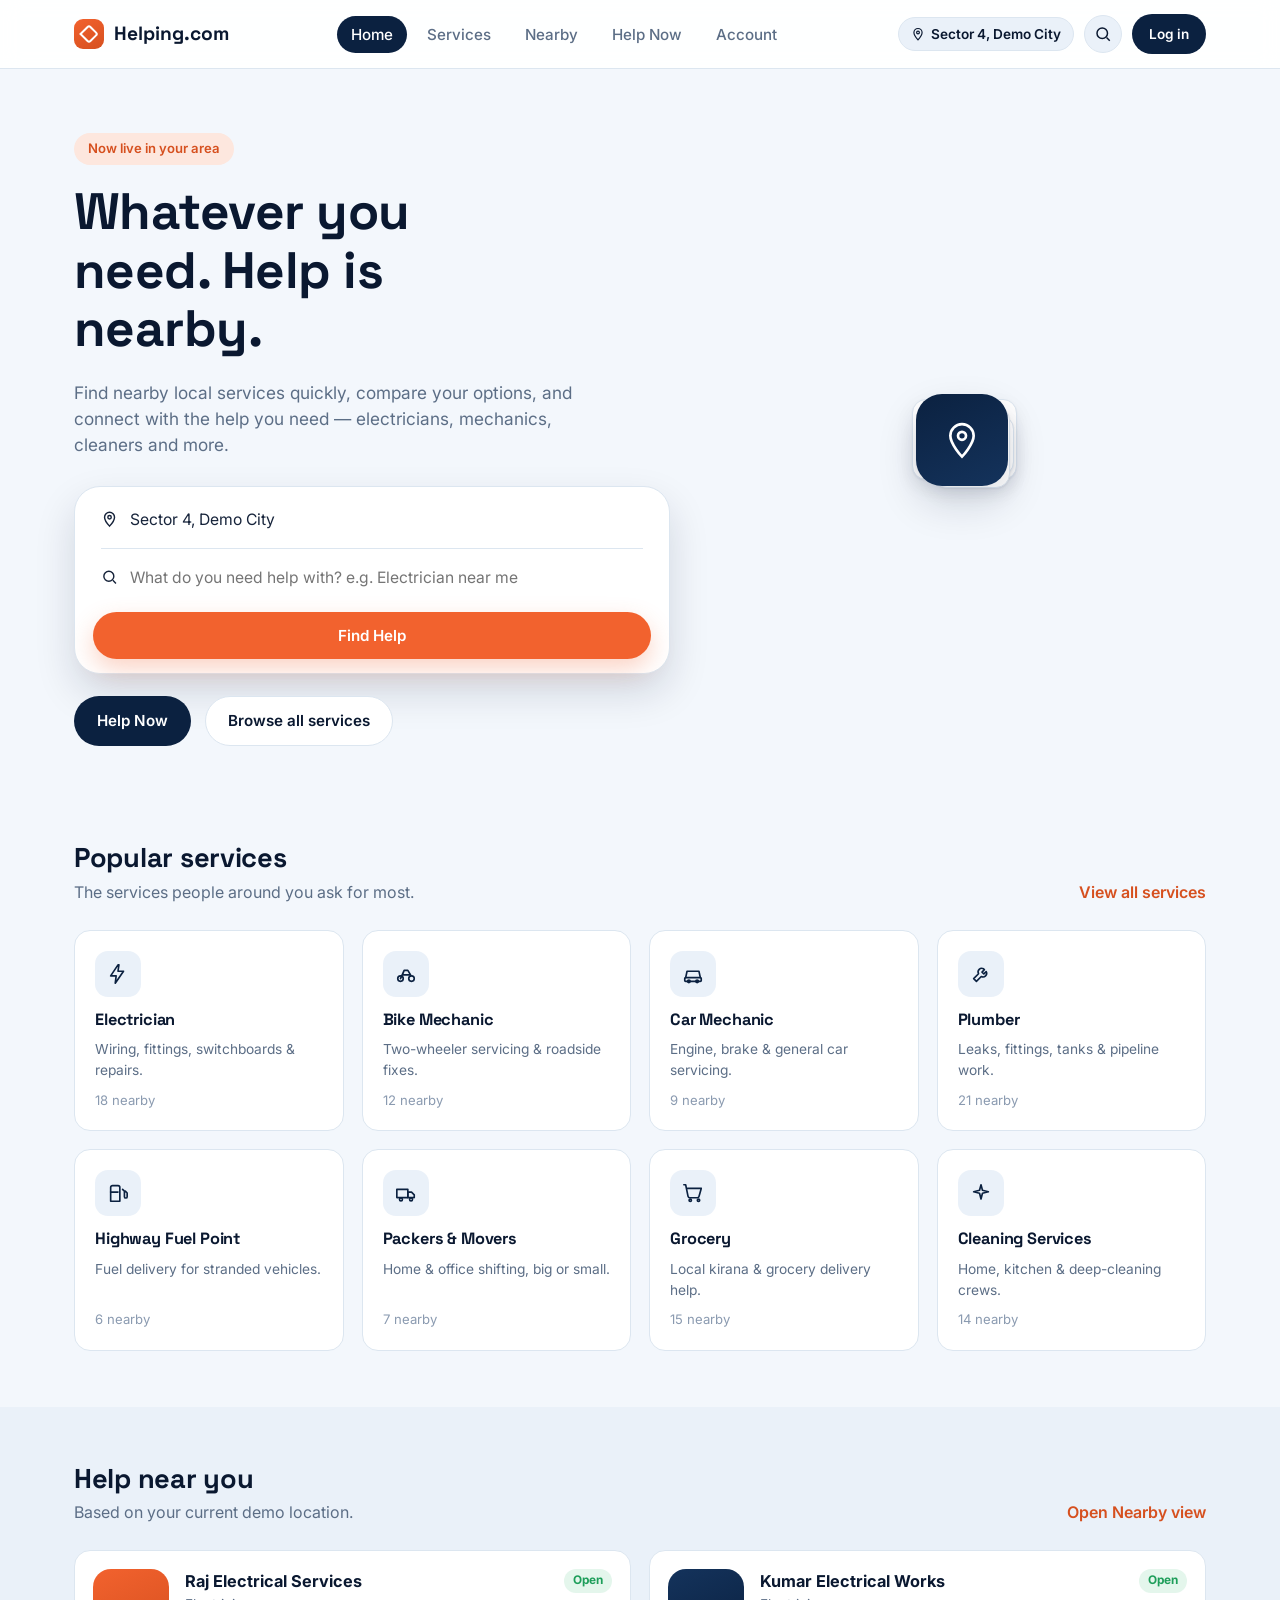
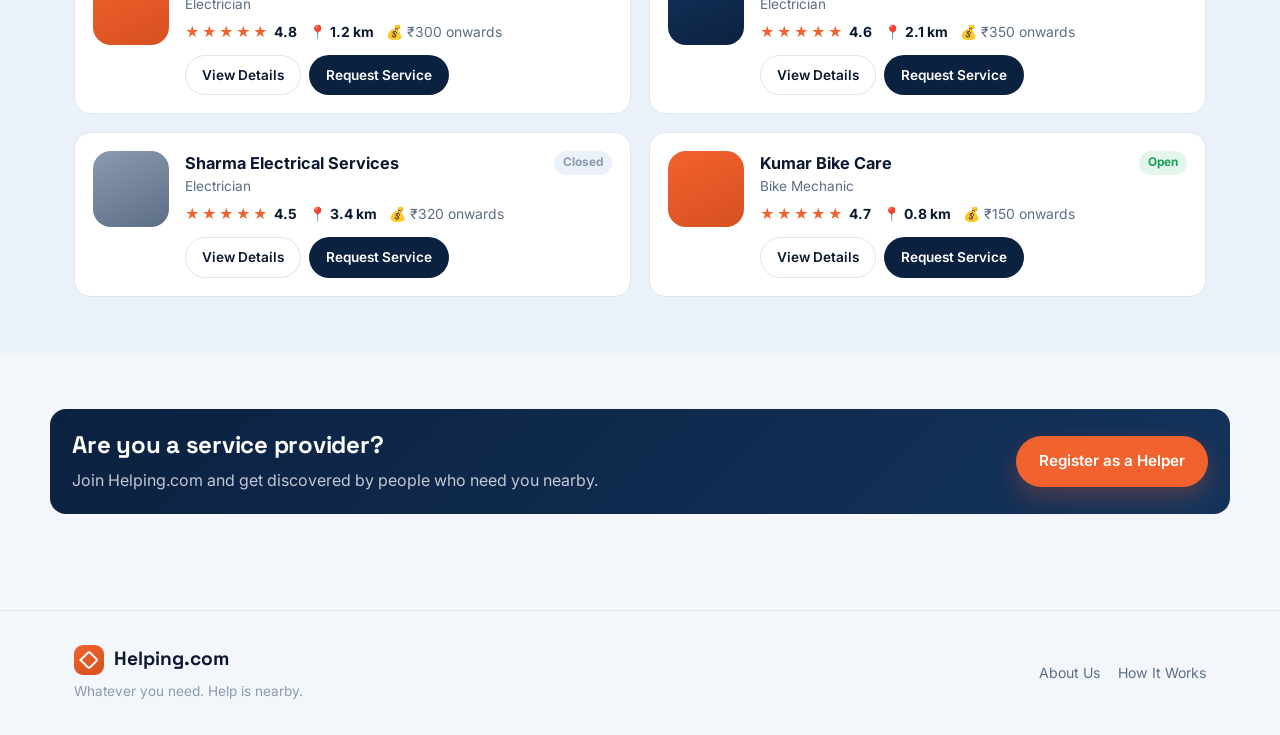
<file: index.html>
<!DOCTYPE html>
<html lang="en">
<head>
<meta charset="UTF-8">
<meta name="viewport" content="width=device-width, initial-scale=1.0">
<title>Helping.com — Whatever you need. Help is nearby.</title>
<link rel="preconnect" href="https://fonts.googleapis.com">
<link href="https://fonts.googleapis.com/css2?family=Space+Grotesk:wght@500;600;700&family=Inter:wght@400;500;600;700&display=swap" rel="stylesheet">
<link rel="stylesheet" href="css/style.css">
</head>
<body>

<nav class="nav">
  <div class="container nav-row">
    <a href="index.html" class="brand"><span class="brand-mark"></span>Helping.com</a>
    <ul class="nav-links">
      <li><a href="index.html" class="active">Home</a></li>
      <li><a href="services.html">Services</a></li>
      <li><a href="nearby.html">Nearby</a></li>
      <li><a href="help-now.html">Help Now</a></li>
      <li><a href="account.html">Account</a></li>
    </ul>
    <div class="nav-actions">
      <button class="loc-pill" data-location-pill>
        <svg width="14" height="14" viewBox="0 0 24 24" fill="none" stroke="currentColor" stroke-width="2"><path d="M12 22s7-7.4 7-12.5A7 7 0 0 0 5 9.5C5 14.6 12 22 12 22z"/><circle cx="12" cy="9.5" r="2.4"/></svg>
        <span>Sector 4, Demo City</span>
      </button>
      <a href="services.html" class="icon-btn" title="Search"><svg width="18" height="18" viewBox="0 0 24 24" fill="none" stroke="currentColor" stroke-width="2"><circle cx="11" cy="11" r="7"/><path d="m21 21-4.3-4.3"/></svg></a>
      <span data-nav-auth></span>
      <button class="nav-toggle" aria-label="Menu"><svg width="22" height="22" viewBox="0 0 24 24" fill="none" stroke="currentColor" stroke-width="2"><path d="M4 7h16M4 12h16M4 17h16"/></svg></button>
    </div>
  </div>
</nav>

<header class="hero">
  <div class="container hero-grid">
    <div>
      <span class="eyebrow-tag">Now live in your area</span>
      <h1>Whatever you need. Help is nearby.</h1>
      <p class="hero-sub">Find nearby local services quickly, compare your options, and connect with the help you need — electricians, mechanics, cleaners and more.</p>

      <form class="search-card" onsubmit="event.preventDefault(); window.location.href='nearby.html?q=' + encodeURIComponent(document.getElementById('heroQuery').value);">
        <div class="search-row">
          <svg width="18" height="18" viewBox="0 0 24 24" fill="none" stroke="currentColor" stroke-width="2"><path d="M12 22s7-7.4 7-12.5A7 7 0 0 0 5 9.5C5 14.6 12 22 12 22z"/><circle cx="12" cy="9.5" r="2.4"/></svg>
          <input type="text" placeholder="Your location" value="Sector 4, Demo City">
        </div>
        <div class="search-divider"></div>
        <div class="search-row">
          <svg width="18" height="18" viewBox="0 0 24 24" fill="none" stroke="currentColor" stroke-width="2"><circle cx="11" cy="11" r="7"/><path d="m21 21-4.3-4.3"/></svg>
          <input id="heroQuery" type="text" placeholder="What do you need help with? e.g. Electrician near me">
        </div>
        <div class="search-actions">
          <button type="submit" class="btn btn-primary btn-block">Find Help</button>
        </div>
      </form>

      <div class="hero-actions">
        <a href="help-now.html" class="btn btn-navy">Help Now</a>
        <a href="services.html" class="btn btn-outline">Browse all services</a>
      </div>
    </div>

    <div class="ping-scene animated" aria-hidden="true">
      <div class="ping-ring r1"></div><div class="ping-ring r2"></div><div class="ping-ring r3"></div>
      <div class="ping-core">
        <svg viewBox="0 0 24 24" fill="none" stroke="#fff" stroke-width="1.6"><path d="M12 22s7-7.4 7-12.5A7 7 0 0 0 5 9.5C5 14.6 12 22 12 22z"/><circle cx="12" cy="9.5" r="2.4"/></svg>
      </div>
      <div class="ping-chip c1"><span class="dot dot-live"></span>Raj Electrical · 1.2 km</div>
      <div class="ping-chip c2">⭐ 4.8 · Open now</div>
      <div class="ping-chip c3">18 helpers nearby</div>
    </div>
  </div>
</header>

<section class="section">
  <div class="container">
    <div class="section-head">
      <div><h2>Popular services</h2><p>The services people around you ask for most.</p></div>
      <a href="services.html" class="link-more">View all services</a>
    </div>
    <div class="grid grid-4" id="popularServices"></div>
  </div>
</section>

<section class="section" style="background:var(--bg-alt);">
  <div class="container">
    <div class="section-head">
      <div><h2>Help near you</h2><p>Based on your current demo location.</p></div>
      <a href="nearby.html" class="link-more">Open Nearby view</a>
    </div>
    <div class="grid grid-2" id="nearbyPreview"></div>
  </div>
</section>

<section class="section">
  <div class="container card-panel" style="display:flex;align-items:center;justify-content:space-between;flex-wrap:wrap;gap:20px;background:linear-gradient(135deg, var(--navy) 0%, var(--navy-2) 100%);border:none;">
    <div>
      <h2 style="color:#fff;">Are you a service provider?</h2>
      <p style="color:rgba(255,255,255,.75);margin:0;">Join Helping.com and get discovered by people who need you nearby.</p>
    </div>
    <a href="register-helper.html" class="btn btn-primary">Register as a Helper</a>
  </div>
</section>

<footer class="site-footer">
  <div class="container footer-row">
    <div>
      <div class="brand" style="margin-bottom:6px;"><span class="brand-mark"></span>Helping.com</div>
      <div class="footer-tag">Whatever you need. Help is nearby.</div>
    </div>
    <div class="footer-links">
      <a href="about.html">About Us</a>
      <a href="how-it-works.html">How It Works</a>
    </div>
  </div>
</footer>

<nav class="bottom-nav">
  <div class="bottom-nav-row">
    <a href="index.html" class="active">Home</a>
    <a href="services.html">Services</a>
    <a href="nearby.html">Nearby</a>
    <a href="help-now.html">Help</a>
    <a href="account.html">Account</a>
  </div>
</nav>

<script src="js/session.js"></script>
<script src="js/data.js"></script>
<script src="js/app.js"></script>
<script>
  const popularWrap = document.getElementById("popularServices");
  SERVICES.slice(0,8).forEach(s => {
    popularWrap.innerHTML += `
      <a href="service-details.html?service=${s.id}" class="service-card">
        <div class="service-icon">${icon(s.icon,22)}</div>
        <h3>${s.name}</h3>
        <p style="margin:0;font-size:.86rem;">${s.desc}</p>
        <div class="meta-line">${s.nearby} nearby</div>
      </a>`;
  });

  const nearbyWrap = document.getElementById("nearbyPreview");
  PROVIDERS.slice(0,4).forEach(p => {
    const svc = getServiceById(p.service);
    nearbyWrap.innerHTML += `
      <div class="provider-card">
        <div class="provider-thumb" style="background:${p.img}"></div>
        <div class="provider-main">
          <div class="provider-top">
            <div>
              <div class="provider-name">${p.name}</div>
              <div style="font-size:.85rem;color:var(--text-muted);">${svc.name}</div>
            </div>
            <span class="badge ${p.open ? 'badge-open':'badge-closed'}">${p.open ? 'Open':'Closed'}</span>
          </div>
          <div class="stat-row">
            <span>${starLine(p.rating)} <b>${p.rating}</b></span>
            <span>📍 <b>${p.distance} km</b></span>
            <span>💰 ${p.price ? '₹'+p.price+' onwards' : 'Varies'}</span>
          </div>
          <div class="provider-actions">
            <a href="provider.html?id=${p.id}" class="btn btn-outline btn-sm">View Details</a>
            <a href="provider.html?id=${p.id}#request" class="btn btn-navy btn-sm">Request Service</a>
          </div>
        </div>
      </div>`;
  });
</script>
</body>
</html>
</file>
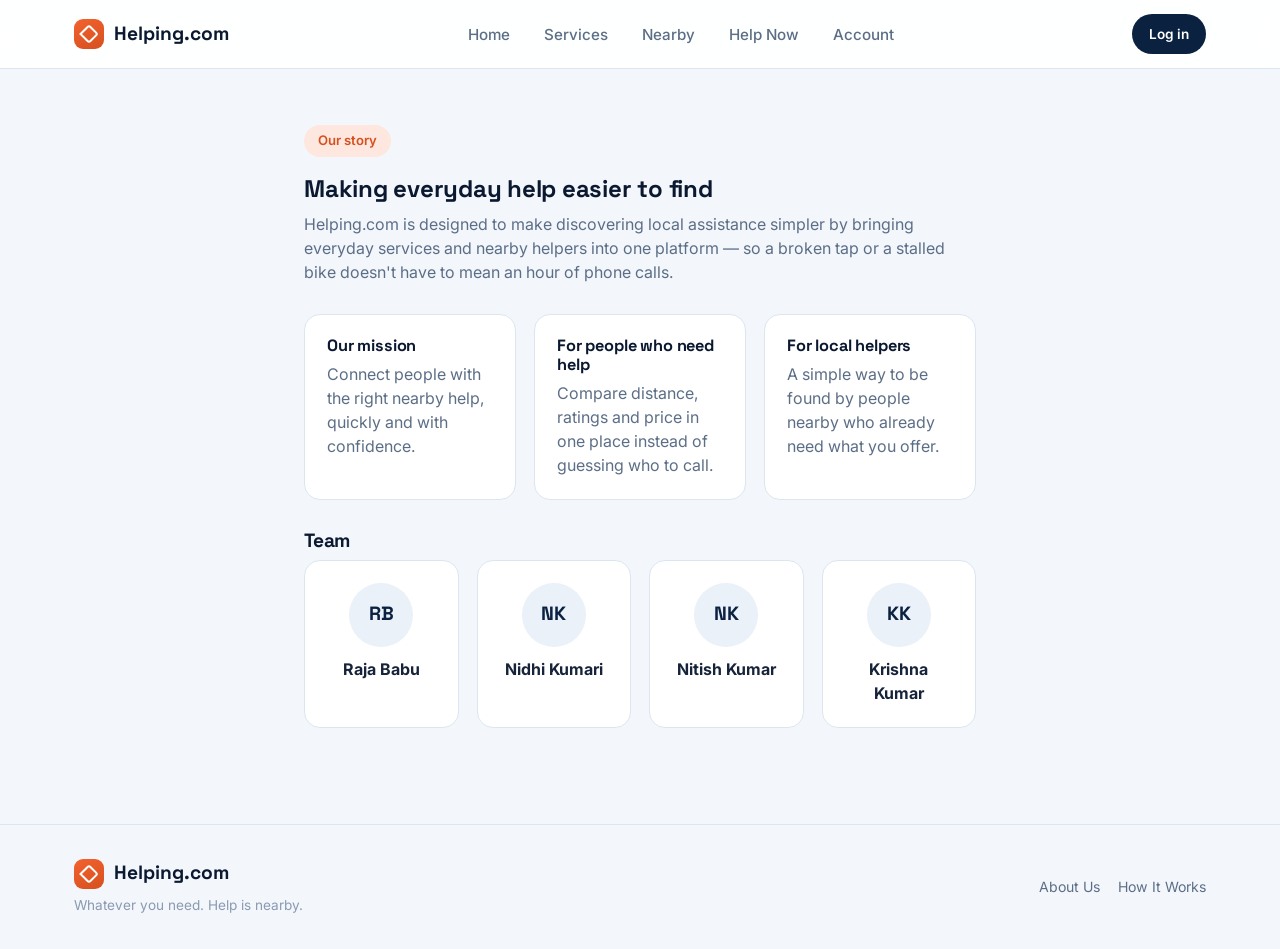
<file: about.html>
<!DOCTYPE html>
<html lang="en">
<head>
<meta charset="UTF-8">
<meta name="viewport" content="width=device-width, initial-scale=1.0">
<title>About Us — Helping.com</title>
<link rel="preconnect" href="https://fonts.googleapis.com">
<link href="https://fonts.googleapis.com/css2?family=Space+Grotesk:wght@500;600;700&family=Inter:wght@400;500;600;700&display=swap" rel="stylesheet">
<link rel="stylesheet" href="css/style.css">
</head>
<body>

<nav class="nav">
  <div class="container nav-row">
    <a href="index.html" class="brand"><span class="brand-mark"></span>Helping.com</a>
    <ul class="nav-links">
      <li><a href="index.html">Home</a></li>
      <li><a href="services.html">Services</a></li>
      <li><a href="nearby.html">Nearby</a></li>
      <li><a href="help-now.html">Help Now</a></li>
      <li><a href="account.html">Account</a></li>
    </ul>
    <div class="nav-actions"><span data-nav-auth></span></div>
  </div>
</nav>

<section class="section">
  <div class="container" style="max-width:720px;">
    <span class="eyebrow-tag">Our story</span>
    <h1>Making everyday help easier to find</h1>
    <p>Helping.com is designed to make discovering local assistance simpler by bringing everyday services and nearby helpers into one platform — so a broken tap or a stalled bike doesn't have to mean an hour of phone calls.</p>

    <div class="grid grid-3" style="margin:30px 0;">
      <div class="card-panel">
        <h3 style="font-size:1.02rem;">Our mission</h3>
        <p style="margin:0;">Connect people with the right nearby help, quickly and with confidence.</p>
      </div>
      <div class="card-panel">
        <h3 style="font-size:1.02rem;">For people who need help</h3>
        <p style="margin:0;">Compare distance, ratings and price in one place instead of guessing who to call.</p>
      </div>
      <div class="card-panel">
        <h3 style="font-size:1.02rem;">For local helpers</h3>
        <p style="margin:0;">A simple way to be found by people nearby who already need what you offer.</p>
      </div>
    </div>

    <h2 style="font-size:1.2rem;">Team</h2>
    <div class="grid grid-4">
      <div class="card-panel" style="text-align:center;"><div class="avatar" style="margin:0 auto 10px;">RB</div><b>Raja Babu</b></div>
      <div class="card-panel" style="text-align:center;"><div class="avatar" style="margin:0 auto 10px;">NK</div><b>Nidhi Kumari</b></div>
      <div class="card-panel" style="text-align:center;"><div class="avatar" style="margin:0 auto 10px;">NK</div><b>Nitish Kumar</b></div>
      <div class="card-panel" style="text-align:center;"><div class="avatar" style="margin:0 auto 10px;">KK</div><b>Krishna Kumar</b></div>
    </div>
  </div>
</section>

<footer class="site-footer">
  <div class="container footer-row">
    <div><div class="brand" style="margin-bottom:6px;"><span class="brand-mark"></span>Helping.com</div><div class="footer-tag">Whatever you need. Help is nearby.</div></div>
    <div class="footer-links"><a href="about.html">About Us</a><a href="how-it-works.html">How It Works</a></div>
  </div>
</footer>

<script src="js/session.js"></script>
<script src="js/app.js"></script>
</body>
</html>
</file>
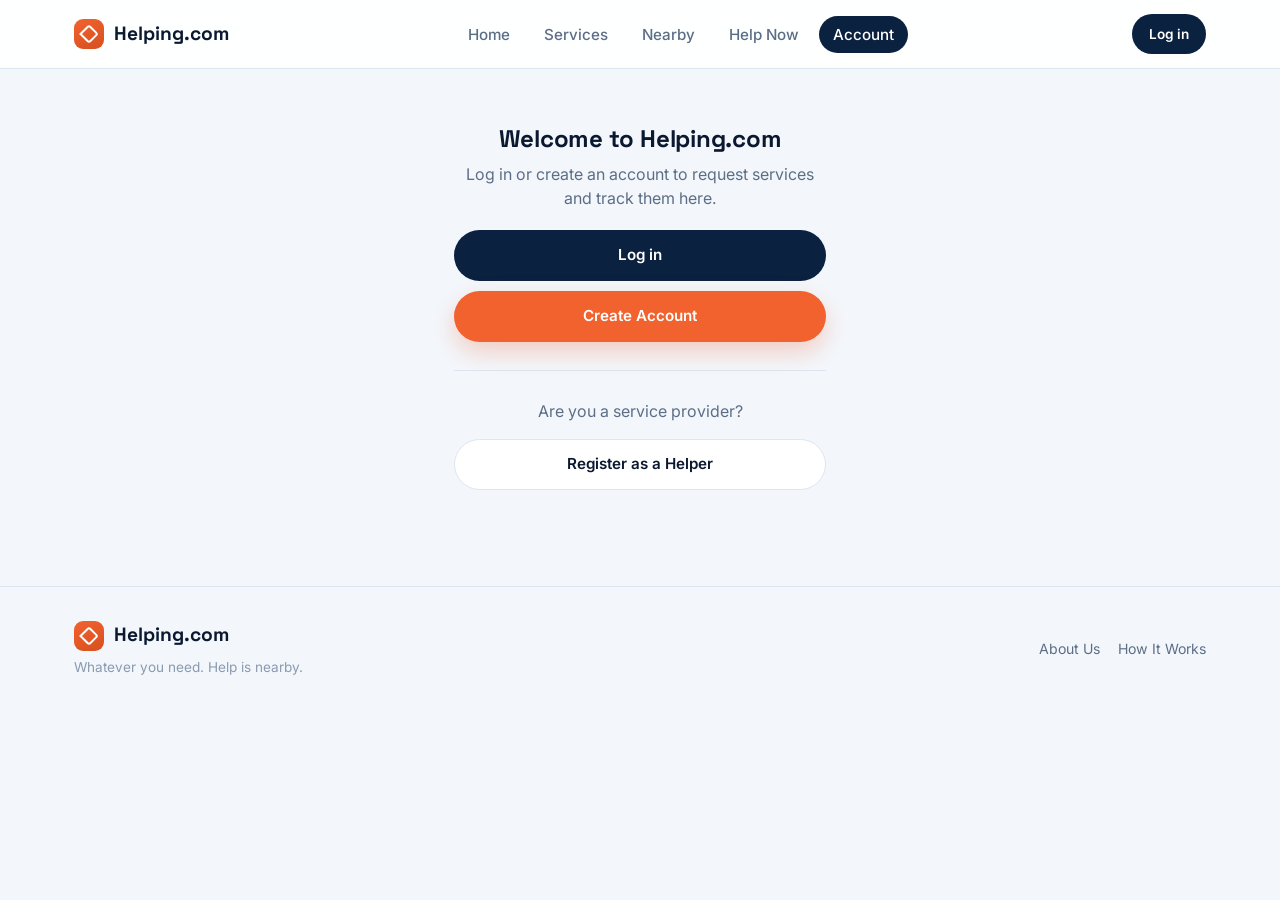
<file: account.html>
<!DOCTYPE html>
<html lang="en">
<head>
<meta charset="UTF-8">
<meta name="viewport" content="width=device-width, initial-scale=1.0">
<title>Account — Helping.com</title>
<link rel="preconnect" href="https://fonts.googleapis.com">
<link href="https://fonts.googleapis.com/css2?family=Space+Grotesk:wght@500;600;700&family=Inter:wght@400;500;600;700&display=swap" rel="stylesheet">
<link rel="stylesheet" href="css/style.css">
</head>
<body>

<nav class="nav">
  <div class="container nav-row">
    <a href="index.html" class="brand"><span class="brand-mark"></span>Helping.com</a>
    <ul class="nav-links">
      <li><a href="index.html">Home</a></li>
      <li><a href="services.html">Services</a></li>
      <li><a href="nearby.html">Nearby</a></li>
      <li><a href="help-now.html">Help Now</a></li>
      <li><a href="account.html" class="active">Account</a></li>
    </ul>
    <div class="nav-actions"><span data-nav-auth></span></div>
  </div>
</nav>

<section class="section" id="loggedOutView" style="display:none;">
  <div class="container" style="max-width:420px;text-align:center;">
    <h1 style="font-size:1.5rem;">Welcome to Helping.com</h1>
    <p>Log in or create an account to request services and track them here.</p>
    <div style="display:flex;flex-direction:column;gap:10px;margin-top:20px;">
      <a href="login.html" class="btn btn-navy btn-block">Log in</a>
      <a href="register.html" class="btn btn-primary btn-block">Create Account</a>
    </div>
    <div class="divider"></div>
    <p>Are you a service provider?</p>
    <a href="register-helper.html" class="btn btn-outline btn-block">Register as a Helper</a>
  </div>
</section>

<section class="section" id="loggedInView" style="display:none;">
  <div class="container dash-shell">
    <nav class="dash-nav" id="dashNav">
      <button data-tab="profile" class="is-active">Profile</button>
      <button data-tab="saved">Saved services</button>
      <button data-tab="requests">Requests</button>
      <button data-tab="reviews">Reviews</button>
      <button data-tab="settings">Settings</button>
      <button data-tab="logout" style="color:#C43A3A;">Log out</button>
    </nav>

    <div class="dash-panel">
      <div class="tab-panel" data-panel="profile">
        <div style="display:flex;align-items:center;gap:16px;margin-bottom:20px;">
          <div class="avatar" id="avatarInitials"></div>
          <div><h2 id="profName" style="margin-bottom:2px;"></h2><p id="profEmail" style="margin:0;"></p></div>
        </div>
        <div class="grid grid-2">
          <div class="card-panel"><div style="font-size:.8rem;color:var(--text-faint);">Phone</div><b id="profPhone"></b></div>
          <div class="card-panel"><div style="font-size:.8rem;color:var(--text-faint);">Member since</div><b id="profSince"></b></div>
        </div>
      </div>

      <div class="tab-panel" data-panel="saved" style="display:none;">
        <div class="empty-state">
          <div style="font-size:2rem;">💾</div>
          <h3>No saved services yet</h3>
          <p>Save providers you like from their profile page to find them faster next time.</p>
          <a href="services.html" class="btn btn-outline">Browse services</a>
        </div>
      </div>

      <div class="tab-panel" data-panel="requests" style="display:none;">
        <h2 style="font-size:1.15rem;">Your requests</h2>
        <div id="requestsList"></div>
      </div>

      <div class="tab-panel" data-panel="reviews" style="display:none;">
        <div class="empty-state">
          <div style="font-size:2rem;">⭐</div>
          <h3>You haven't left any reviews</h3>
          <p>Reviews you leave for providers will show up here.</p>
        </div>
      </div>

      <div class="tab-panel" data-panel="settings" style="display:none;">
        <h2 style="font-size:1.15rem;">Settings</h2>
        <div class="field"><label>Full name</label><input id="setName"></div>
        <div class="field"><label>Phone</label><input id="setPhone"></div>
        <button class="btn btn-primary" id="saveSettings">Save changes</button>
      </div>
    </div>
  </div>
</section>

<footer class="site-footer">
  <div class="container footer-row">
    <div><div class="brand" style="margin-bottom:6px;"><span class="brand-mark"></span>Helping.com</div><div class="footer-tag">Whatever you need. Help is nearby.</div></div>
    <div class="footer-links"><a href="about.html">About Us</a><a href="how-it-works.html">How It Works</a></div>
  </div>
</footer>

<nav class="bottom-nav">
  <div class="bottom-nav-row"><a href="index.html">Home</a><a href="services.html">Services</a><a href="nearby.html">Nearby</a><a href="help-now.html">Help</a><a href="account.html" class="active">Account</a></div>
</nav>

<script src="js/session.js"></script>
<script src="js/data.js"></script>
<script src="js/app.js"></script>
<script>
  const user = Session.currentUser();
  if (!user){
    document.getElementById("loggedOutView").style.display = "block";
  } else {
    document.getElementById("loggedInView").style.display = "block";
    document.getElementById("avatarInitials").textContent = user.name.split(" ").map(w=>w[0]).slice(0,2).join("").toUpperCase();
    document.getElementById("profName").textContent = user.name;
    document.getElementById("profEmail").textContent = user.email;
    document.getElementById("profPhone").textContent = user.phone || "—";
    document.getElementById("profSince").textContent = new Date(user.createdAt).toLocaleDateString(undefined, { month:"long", year:"numeric" });
    document.getElementById("setName").value = user.name;
    document.getElementById("setPhone").value = user.phone || "";

    function renderRequests(){
      const reqs = Session.getRequests(user.id);
      const wrap = document.getElementById("requestsList");
      wrap.innerHTML = reqs.length ? reqs.map(r => `
        <div class="card-panel" style="margin-bottom:12px;display:flex;justify-content:space-between;flex-wrap:wrap;gap:10px;">
          <div>
            <b>${r.providerName}</b> — ${r.service}
            <div style="font-size:.85rem;color:var(--text-muted);">Preferred time: ${r.time || "—"} · ${r.price}</div>
            ${r.notes ? `<div style="font-size:.85rem;color:var(--text-faint);margin-top:4px;">"${r.notes}"</div>` : ""}
          </div>
          <span class="badge badge-open">${r.status}</span>
        </div>`).join("") : `<div class="empty-state"><div style="font-size:2rem;">📋</div><h3>No requests yet</h3><p>When you request a service, it'll show up here.</p><a href="services.html" class="btn btn-outline">Browse services</a></div>`;
    }
    renderRequests();

    document.querySelectorAll("#dashNav button").forEach(btn => {
      btn.addEventListener("click", () => {
        if (btn.dataset.tab === "logout"){
          Session.logout();
          toast("Logged out.");
          setTimeout(() => window.location.href = "index.html", 400);
          return;
        }
        document.querySelectorAll("#dashNav button").forEach(b => b.classList.remove("is-active"));
        btn.classList.add("is-active");
        document.querySelectorAll(".tab-panel").forEach(p => p.style.display = p.dataset.panel === btn.dataset.tab ? "block" : "none");
      });
    });

    if (location.hash === "#requests") document.querySelector('[data-tab="requests"]').click();

    document.getElementById("saveSettings").addEventListener("click", () => {
      Session.updateUser(user.id, { name: document.getElementById("setName").value, phone: document.getElementById("setPhone").value });
      toast("Profile updated.", "success");
    });
  }
</script>
</body>
</html>
</file>
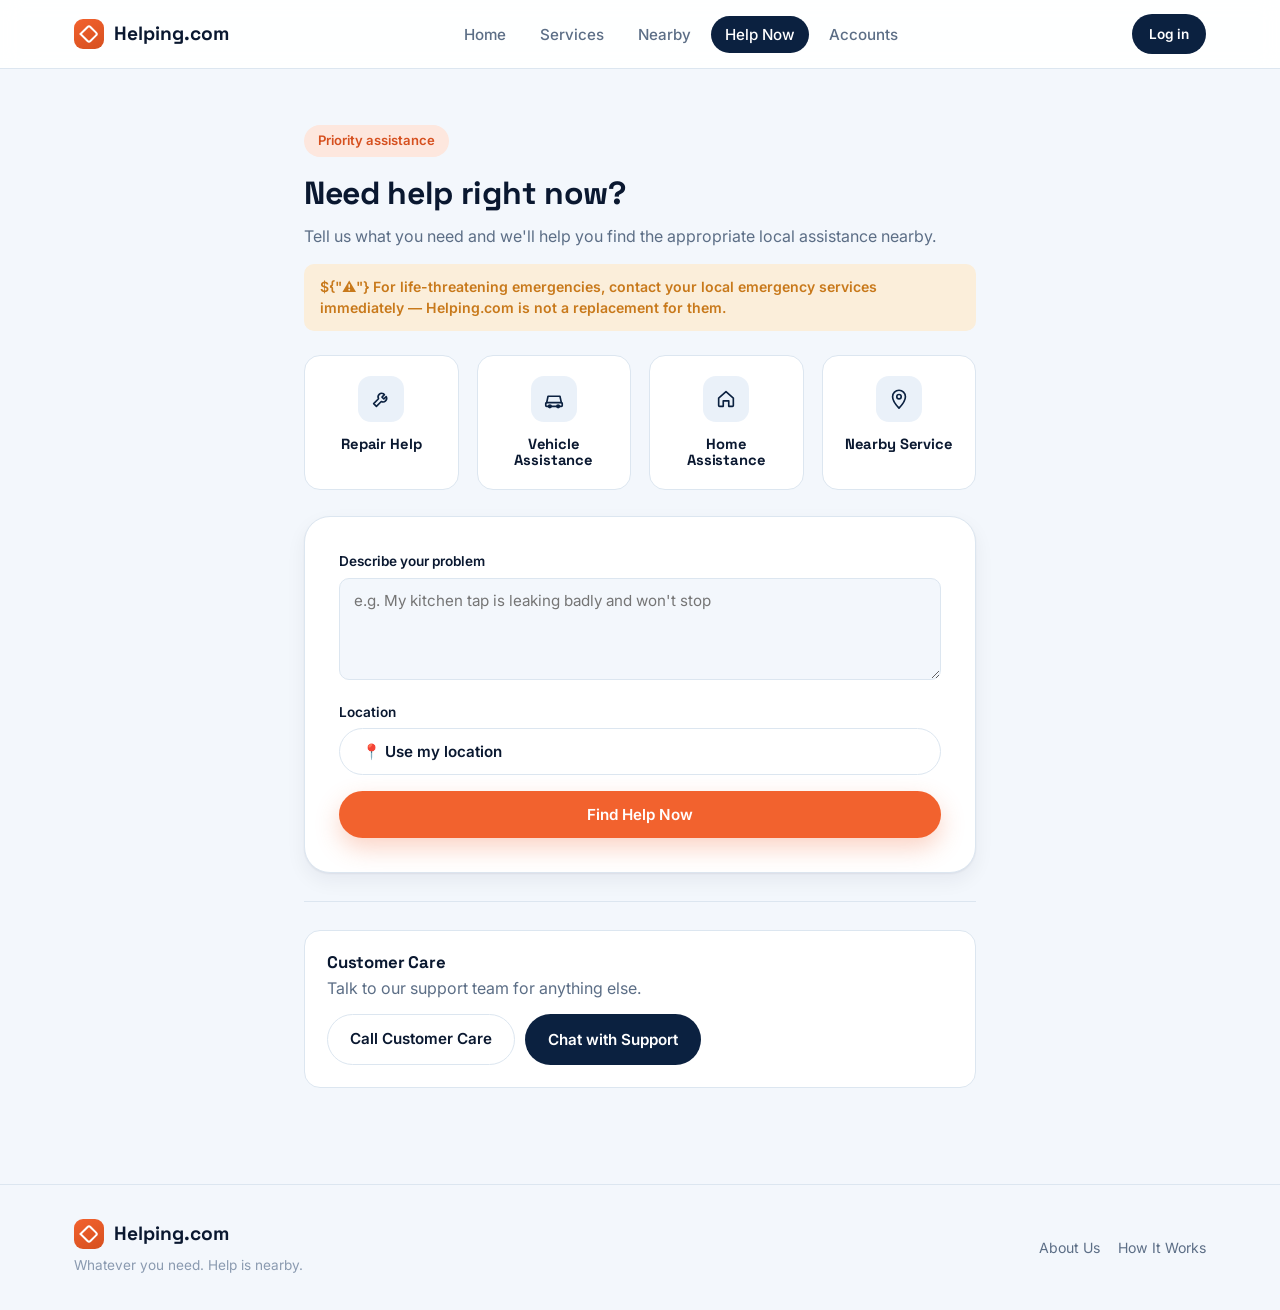
<file: help-now.html>
<!DOCTYPE html>
<html lang="en">
<head>
<meta charset="UTF-8">
<meta name="viewport" content="width=device-width, initial-scale=1.0">
<title>Help Now — Helping.com</title>
<link rel="preconnect" href="https://fonts.googleapis.com">
<link href="https://fonts.googleapis.com/css2?family=Space+Grotesk:wght@500;600;700&family=Inter:wght@400;500;600;700&display=swap" rel="stylesheet">
<link rel="stylesheet" href="css/style.css">
</head>
<body>

<nav class="nav">
  <div class="container nav-row">
    <a href="index.html" class="brand"><span class="brand-mark"></span>Helping.com</a>
    <ul class="nav-links">
      <li><a href="index.html">Home</a></li>
      <li><a href="services.html">Services</a></li>
      <li><a href="nearby.html">Nearby</a></li>
      <li><a href="help-now.html" class="active">Help Now</a></li>
      <li><a href="account.html">Accounts</a></li>
    </ul>
    <div class="nav-actions">
      <span data-nav-auth></span>
      <button class="nav-toggle" aria-label="Menu"><svg width="22" height="22" viewBox="0 0 24 24" fill="none" stroke="currentColor" stroke-width="2"><path d="M4 7h16M4 12h16M4 17h16"/></svg></button>
    </div>
  </div>
</nav>

<header class="section" style="padding-bottom:0;">
  <div class="container" style="max-width:720px;">
    <span class="eyebrow-tag" style="background:var(--orange-tint);">Priority assistance</span>
    <h1>Need help right now?</h1>
    <p>Tell us what you need and we'll help you find the appropriate local assistance nearby.</p>
    <div class="info-strip" style="margin-bottom:24px;">${"⚠️"} For life-threatening emergencies, contact your local emergency services immediately — Helping.com is not a replacement for them.</div>
  </div>
</header>

<section class="section" style="padding-top:0;">
  <div class="container" style="max-width:720px;">
    <div class="grid grid-4" id="quickOptions" style="margin-bottom:26px;"></div>

    <div class="form-card" style="max-width:100%;">
      <div class="field">
        <label>Describe your problem</label>
        <textarea id="hnProblem" rows="4" placeholder="e.g. My kitchen tap is leaking badly and won't stop"></textarea>
      </div>
      <div class="field">
        <label>Location</label>
        <button type="button" class="btn btn-outline" id="hnLocate" style="width:100%;justify-content:flex-start;">📍 Use my location</button>
      </div>
      <button class="btn btn-primary btn-block" id="hnSubmit">Find Help Now</button>
    </div>

    <div class="divider"></div>

    <div class="card-panel" style="display:flex;justify-content:space-between;align-items:center;flex-wrap:wrap;gap:14px;">
      <div>
        <h3 style="font-size:1.05rem;margin-bottom:4px;">Customer Care</h3>
        <p style="margin:0;">Talk to our support team for anything else.</p>
      </div>
      <div style="display:flex;gap:10px;">
        <a href="tel:+910000000000" class="btn btn-outline">Call Customer Care</a>
        <button class="btn btn-navy" id="chatBtn">Chat with Support</button>
      </div>
    </div>
  </div>
</section>

<footer class="site-footer">
  <div class="container footer-row">
    <div><div class="brand" style="margin-bottom:6px;"><span class="brand-mark"></span>Helping.com</div><div class="footer-tag">Whatever you need. Help is nearby.</div></div>
    <div class="footer-links"><a href="about.html">About Us</a><a href="how-it-works.html">How It Works</a></div>
  </div>
</footer>

<nav class="bottom-nav">
  <div class="bottom-nav-row"><a href="index.html">Home</a><a href="services.html">Services</a><a href="nearby.html">Nearby</a><a href="help-now.html" class="active">Help</a><a href="account.html">Account</a></div>
</nav>

<script src="js/session.js"></script>
<script src="js/data.js"></script>
<script src="js/app.js"></script>
<script>
  const options = [
    { icon:"wrench", label:"Repair Help", q:"repair" },
    { icon:"car", label:"Vehicle Assistance", q:"mechanic" },
    { icon:"home", label:"Home Assistance", q:"cleaning" },
    { icon:"pin", label:"Nearby Service", href:"nearby.html" },
  ];
  document.getElementById("quickOptions").innerHTML = options.map(o => `
    <button class="service-card" style="align-items:center;text-align:center;cursor:pointer;border:1px solid var(--border);" data-q="${o.q||''}" data-href="${o.href||''}">
      <div class="service-icon">${icon(o.icon,22)}</div>
      <h3 style="font-size:.92rem;">${o.label}</h3>
    </button>`).join("");

  document.querySelectorAll("#quickOptions button").forEach(btn => {
    btn.addEventListener("click", () => {
      if (btn.dataset.href) { window.location.href = btn.dataset.href; return; }
      document.getElementById("hnProblem").value = "I need help with " + btn.dataset.q + " nearby.";
      toast("Pre-filled your request — add any extra details and submit.");
    });
  });

  document.getElementById("hnLocate").addEventListener("click", (e) => {
    e.target.textContent = "📍 Using Sector 4, Demo City";
    toast("Location set for this request.");
  });

  document.getElementById("hnSubmit").addEventListener("click", () => {
    const val = document.getElementById("hnProblem").value.trim();
    if (!val){ toast("Please describe what you need help with.", "error"); return; }
    toast("Searching for the most relevant help nearby…");
    setTimeout(() => window.location.href = "nearby.html?q=" + encodeURIComponent(val), 700);
  });

  document.getElementById("chatBtn").addEventListener("click", () => toast("Support chat is a demo feature in this prototype."));
</script>
</body>
</html>
</file>
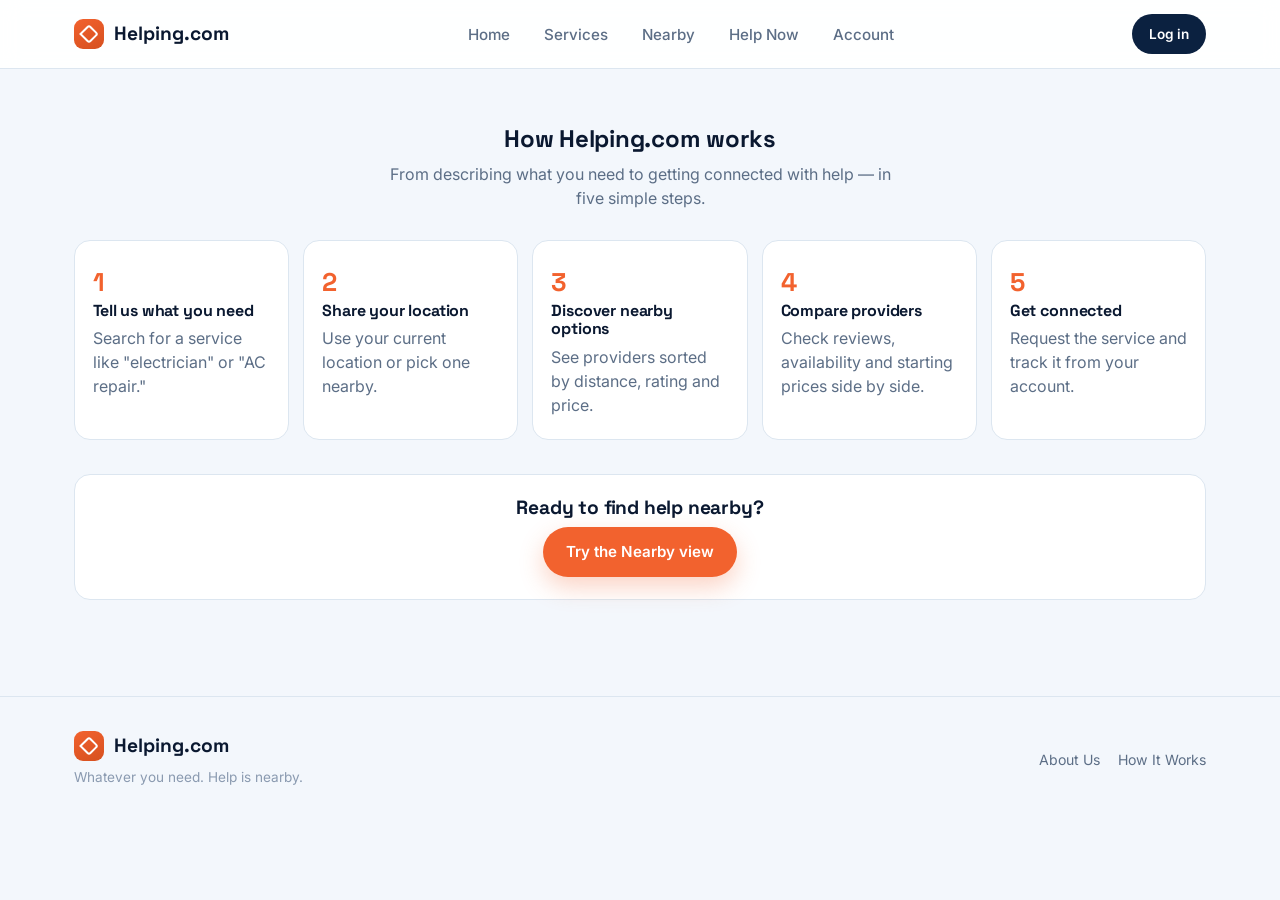
<file: how-it-works.html>
<!DOCTYPE html>
<html lang="en">
<head>
<meta charset="UTF-8">
<meta name="viewport" content="width=device-width, initial-scale=1.0">
<title>How It Works — Helping.com</title>
<link rel="preconnect" href="https://fonts.googleapis.com">
<link href="https://fonts.googleapis.com/css2?family=Space+Grotesk:wght@500;600;700&family=Inter:wght@400;500;600;700&display=swap" rel="stylesheet">
<link rel="stylesheet" href="css/style.css">
</head>
<body>

<nav class="nav">
  <div class="container nav-row">
    <a href="index.html" class="brand"><span class="brand-mark"></span>Helping.com</a>
    <ul class="nav-links">
      <li><a href="index.html">Home</a></li>
      <li><a href="services.html">Services</a></li>
      <li><a href="nearby.html">Nearby</a></li>
      <li><a href="help-now.html">Help Now</a></li>
      <li><a href="account.html">Account</a></li>
    </ul>
    <div class="nav-actions"><span data-nav-auth></span></div>
  </div>
</nav>

<section class="section">
  <div class="container">
    <h1 style="text-align:center;">How Helping.com works</h1>
    <p style="text-align:center;max-width:520px;margin:0 auto 30px;">From describing what you need to getting connected with help — in five simple steps.</p>

    <div class="steps">
      <div class="step"><div class="step-index">1</div><h3 style="font-size:1rem;">Tell us what you need</h3><p style="margin:0;">Search for a service like "electrician" or "AC repair."</p></div>
      <div class="step"><div class="step-index">2</div><h3 style="font-size:1rem;">Share your location</h3><p style="margin:0;">Use your current location or pick one nearby.</p></div>
      <div class="step"><div class="step-index">3</div><h3 style="font-size:1rem;">Discover nearby options</h3><p style="margin:0;">See providers sorted by distance, rating and price.</p></div>
      <div class="step"><div class="step-index">4</div><h3 style="font-size:1rem;">Compare providers</h3><p style="margin:0;">Check reviews, availability and starting prices side by side.</p></div>
      <div class="step"><div class="step-index">5</div><h3 style="font-size:1rem;">Get connected</h3><p style="margin:0;">Request the service and track it from your account.</p></div>
    </div>

    <div class="card-panel" style="margin-top:34px;text-align:center;">
      <h2 style="font-size:1.2rem;">Ready to find help nearby?</h2>
      <a href="nearby.html" class="btn btn-primary">Try the Nearby view</a>
    </div>
  </div>
</section>

<footer class="site-footer">
  <div class="container footer-row">
    <div><div class="brand" style="margin-bottom:6px;"><span class="brand-mark"></span>Helping.com</div><div class="footer-tag">Whatever you need. Help is nearby.</div></div>
    <div class="footer-links"><a href="about.html">About Us</a><a href="how-it-works.html">How It Works</a></div>
  </div>
</footer>

<script src="js/session.js"></script>
<script src="js/app.js"></script>
</body>
</html>
</file>
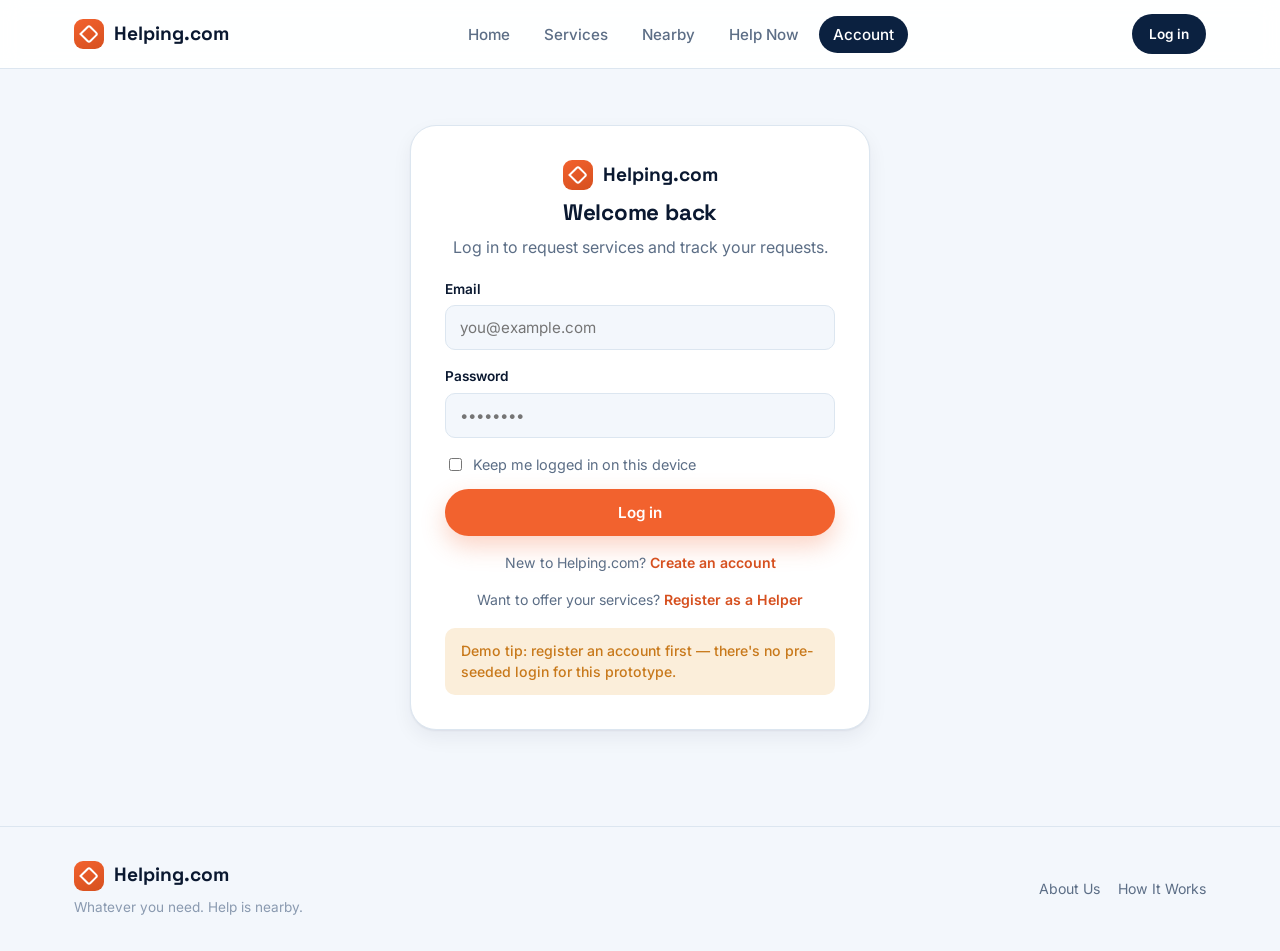
<file: login.html>
<!DOCTYPE html>
<html lang="en">
<head>
<meta charset="UTF-8">
<meta name="viewport" content="width=device-width, initial-scale=1.0">
<title>Log in — Helping.com</title>
<link rel="preconnect" href="https://fonts.googleapis.com">
<link href="https://fonts.googleapis.com/css2?family=Space+Grotesk:wght@500;600;700&family=Inter:wght@400;500;600;700&display=swap" rel="stylesheet">
<link rel="stylesheet" href="css/style.css">
</head>
<body>

<nav class="nav">
  <div class="container nav-row">
    <a href="index.html" class="brand"><span class="brand-mark"></span>Helping.com</a>
    <ul class="nav-links">
      <li><a href="index.html">Home</a></li>
      <li><a href="services.html">Services</a></li>
      <li><a href="nearby.html">Nearby</a></li>
      <li><a href="help-now.html">Help Now</a></li>
      <li><a href="account.html" class="active">Account</a></li>
    </ul>
    <div class="nav-actions"><span data-nav-auth></span></div>
  </div>
</nav>

<section class="section">
  <div class="container">
    <div class="form-card">
      <div style="text-align:center;margin-bottom:20px;">
        <div class="brand" style="justify-content:center;display:flex;margin-bottom:10px;"><span class="brand-mark"></span>Helping.com</div>
        <h1 style="font-size:1.4rem;">Welcome back</h1>
        <p style="margin:0;">Log in to request services and track your requests.</p>
      </div>

      <form id="loginForm">
        <div class="field" id="fEmail">
          <label>Email</label>
          <input type="email" id="email" placeholder="you@example.com" required>
          <div class="field-error">Enter a valid email address.</div>
        </div>
        <div class="field" id="fPassword">
          <label>Password</label>
          <input type="password" id="password" placeholder="••••••••" required>
          <div class="field-error">Enter your password.</div>
        </div>
        <label class="check-row"><input type="checkbox" id="remember"> Keep me logged in on this device</label>
        <button type="submit" class="btn btn-primary btn-block" style="margin-top:6px;">Log in</button>
      </form>

      <div class="form-foot">New to Helping.com? <a href="register.html" class="link-more">Create an account</a></div>
      <div class="form-foot">Want to offer your services? <a href="register-helper.html" class="link-more">Register as a Helper</a></div>
      <div class="info-strip" style="margin-top:18px;font-weight:500;">Demo tip: register an account first — there's no pre-seeded login for this prototype.</div>
    </div>
  </div>
</section>

<footer class="site-footer">
  <div class="container footer-row">
    <div><div class="brand" style="margin-bottom:6px;"><span class="brand-mark"></span>Helping.com</div><div class="footer-tag">Whatever you need. Help is nearby.</div></div>
    <div class="footer-links"><a href="about.html">About Us</a><a href="how-it-works.html">How It Works</a></div>
  </div>
</footer>

<script src="js/session.js"></script>
<script src="js/app.js"></script>
<script>
  document.getElementById("loginForm").addEventListener("submit", e => {
    e.preventDefault();
    document.querySelectorAll(".field").forEach(f => f.classList.remove("has-error"));
    const email = document.getElementById("email").value.trim();
    const password = document.getElementById("password").value;
    let ok = true;
    if (!/^\S+@\S+\.\S+$/.test(email)){ document.getElementById("fEmail").classList.add("has-error"); ok = false; }
    if (!password){ document.getElementById("fPassword").classList.add("has-error"); ok = false; }
    if (!ok) return;

    try{
      Session.login({ email, password, remember: document.getElementById("remember").checked });
      toast("Logged in successfully.", "success");
      const params = new URLSearchParams(location.search);
      setTimeout(() => window.location.href = params.get("next") || "account.html", 500);
    }catch(err){
      toast(err.message, "error");
    }
  });
</script>
</body>
</html>
</file>
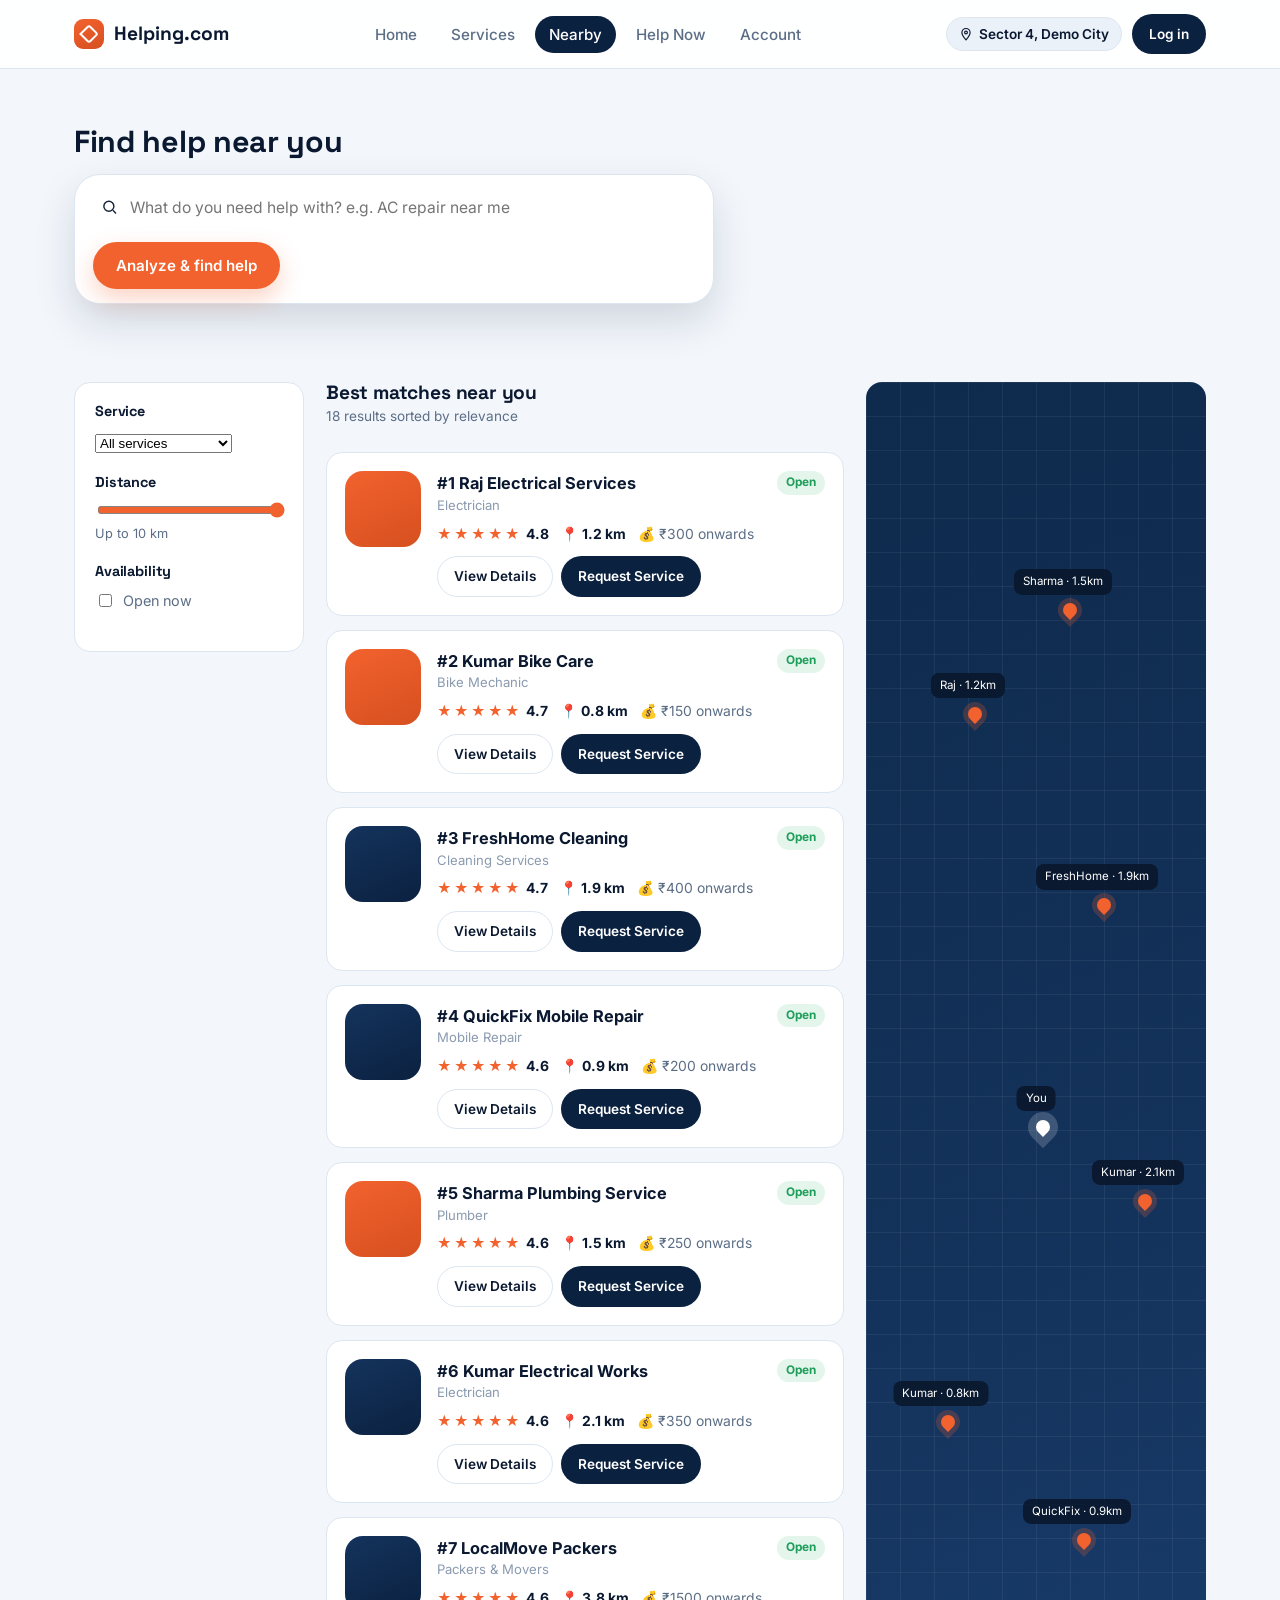
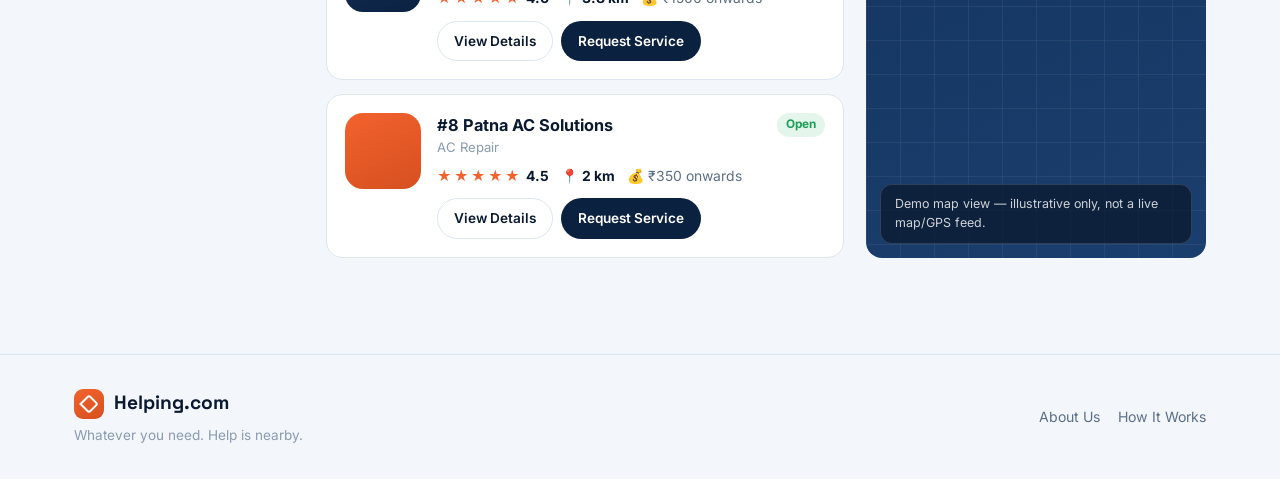
<file: nearby.html>
<!DOCTYPE html>
<html lang="en">
<head>
<meta charset="UTF-8">
<meta name="viewport" content="width=device-width, initial-scale=1.0">
<title>Nearby — Helping.com</title>
<link rel="preconnect" href="https://fonts.googleapis.com">
<link href="https://fonts.googleapis.com/css2?family=Space+Grotesk:wght@500;600;700&family=Inter:wght@400;500;600;700&display=swap" rel="stylesheet">
<link rel="stylesheet" href="css/style.css">
</head>
<body>

<nav class="nav">
  <div class="container nav-row">
    <a href="index.html" class="brand"><span class="brand-mark"></span>Helping.com</a>
    <ul class="nav-links">
      <li><a href="index.html">Home</a></li>
      <li><a href="services.html">Services</a></li>
      <li><a href="nearby.html" class="active">Nearby</a></li>
      <li><a href="help-now.html">Help Now</a></li>
      <li><a href="account.html">Account</a></li>
    </ul>
    <div class="nav-actions">
      <button class="loc-pill" data-location-pill>
        <svg width="14" height="14" viewBox="0 0 24 24" fill="none" stroke="currentColor" stroke-width="2"><path d="M12 22s7-7.4 7-12.5A7 7 0 0 0 5 9.5C5 14.6 12 22 12 22z"/><circle cx="12" cy="9.5" r="2.4"/></svg>
        <span>Sector 4, Demo City</span>
      </button>
      <span data-nav-auth></span>
      <button class="nav-toggle" aria-label="Menu"><svg width="22" height="22" viewBox="0 0 24 24" fill="none" stroke="currentColor" stroke-width="2"><path d="M4 7h16M4 12h16M4 17h16"/></svg></button>
    </div>
  </div>
</nav>

<header class="section" style="padding-bottom:14px;">
  <div class="container">
    <h1 style="font-size:1.9rem;">Find help near you</h1>
    <div class="search-card" style="max-width:640px;margin-top:14px;">
      <div class="search-row">
        <svg width="18" height="18" viewBox="0 0 24 24" fill="none" stroke="currentColor" stroke-width="2"><circle cx="11" cy="11" r="7"/><path d="m21 21-4.3-4.3"/></svg>
        <input id="nearbyQuery" type="text" placeholder="What do you need help with? e.g. AC repair near me">
      </div>
      <div class="search-actions"><button id="analyzeBtn" class="btn btn-primary">Analyze &amp; find help</button></div>
    </div>
  </div>
</header>

<section class="section" style="padding-top:8px;">
  <div class="container" id="analyzerBanner"></div>
</section>

<section class="section" style="padding-top:0;">
  <div class="container" style="display:grid;grid-template-columns:230px 1fr 340px;gap:22px;" id="nearbyLayout">
    <aside class="filter-panel" style="height:fit-content;">
      <div class="filter-group">
        <h4>Service</h4>
        <select id="fService"><option value="">All services</option></select>
      </div>
      <div class="filter-group">
        <h4>Distance</h4>
        <input type="range" id="fDist" min="1" max="10" value="10">
        <div style="font-size:.8rem;color:var(--text-muted);">Up to <span id="fDistVal">10</span> km</div>
      </div>
      <div class="filter-group">
        <h4>Availability</h4>
        <label class="check-row"><input type="checkbox" id="fOpenNow"> Open now</label>
      </div>
    </aside>

    <div id="resultsCol">
      <div class="section-head"><div><h2 style="font-size:1.2rem;">Best matches near you</h2><p id="resultCount" style="margin:2px 0 0;font-size:.85rem;"></p></div></div>
      <div id="matchList" style="display:flex;flex-direction:column;gap:14px;"></div>
    </div>

    <div class="map-demo" id="mapDemo">
      <div class="map-grid-lines"></div>
      <div id="mapPins"></div>
      <div class="map-note">Demo map view — illustrative only, not a live map/GPS feed.</div>
    </div>
  </div>
</section>

<footer class="site-footer">
  <div class="container footer-row">
    <div><div class="brand" style="margin-bottom:6px;"><span class="brand-mark"></span>Helping.com</div><div class="footer-tag">Whatever you need. Help is nearby.</div></div>
    <div class="footer-links"><a href="about.html">About Us</a><a href="how-it-works.html">How It Works</a></div>
  </div>
</footer>

<nav class="bottom-nav">
  <div class="bottom-nav-row"><a href="index.html">Home</a><a href="services.html">Services</a><a href="nearby.html" class="active">Nearby</a><a href="help-now.html">Help</a><a href="account.html">Account</a></div>
</nav>

<script src="js/session.js"></script>
<script src="js/data.js"></script>
<script src="js/app.js"></script>
<script>
  const fService = document.getElementById("fService");
  SERVICES.forEach(s => fService.innerHTML += `<option value="${s.id}">${s.name}</option>`);

  const params = new URLSearchParams(location.search);
  const initialQuery = params.get("q") || "";
  document.getElementById("nearbyQuery").value = initialQuery;

  function guessService(text){
    const t = text.toLowerCase();
    const hit = SERVICES.find(s => t.includes(s.name.toLowerCase()) || t.includes(s.id.replace("-"," ")));
    return hit ? hit.id : "";
  }
  if (initialQuery) fService.value = guessService(initialQuery);

  let filters = { dist: 10, openOnly: false };

  function placePins(list){
    const wrap = document.getElementById("mapPins");
    wrap.innerHTML = `<div class="map-pin me" style="top:50%;left:50%;"></div><div class="map-label" style="top:50%;left:50%;">You</div>`;
    const positions = [[22,30],[70,22],[35,68],[78,62],[15,58],[55,80]];
    list.slice(0,6).forEach((p, i) => {
      const [top, left] = positions[i % positions.length];
      wrap.innerHTML += `<div class="map-pin" style="top:${top}%;left:${left}%;"></div><div class="map-label" style="top:${top}%;left:${left}%;">${p.name.split(" ")[0]} · ${p.distance}km</div>`;
    });
  }

  function renderMatches(){
    const svcId = fService.value;
    let list = svcId ? getProvidersByService(svcId) : PROVIDERS.slice();
    list = list.filter(p => p.distance <= filters.dist && (!filters.openOnly || p.open))
               .sort((a,b) => (b.rating - a.rating) || (a.distance - b.distance));

    document.getElementById("resultCount").textContent = `${list.length} result${list.length===1?"":"s"} sorted by relevance`;
    const wrap = document.getElementById("matchList");
    wrap.innerHTML = list.slice(0,8).map((p, i) => `
      <div class="provider-card">
        <div class="provider-thumb" style="background:${p.img}"></div>
        <div class="provider-main">
          <div class="provider-top">
            <div>
              <div class="provider-name">#${i+1} ${p.name}</div>
              <div style="font-size:.82rem;color:var(--text-faint);">${getServiceById(p.service).name}</div>
            </div>
            <span class="badge ${p.open ? 'badge-open':'badge-closed'}">${p.open ? 'Open':'Closed'}</span>
          </div>
          <div class="stat-row">
            <span>${starLine(p.rating)} <b>${p.rating}</b></span>
            <span>📍 <b>${p.distance} km</b></span>
            <span>💰 ${p.price ? '₹'+p.price+' onwards' : 'Varies'}</span>
          </div>
          <div class="provider-actions">
            <a href="provider.html?id=${p.id}" class="btn btn-outline btn-sm">View Details</a>
            <a href="provider.html?id=${p.id}#request" class="btn btn-navy btn-sm">Request Service</a>
          </div>
        </div>
      </div>`).join("") || `<div class="empty-state"><h3>No matches yet</h3><p>Try a wider distance or a different service.</p></div>`;
    placePins(list);
  }

  document.getElementById("fDist").addEventListener("input", e => { filters.dist = Number(e.target.value); document.getElementById("fDistVal").textContent = e.target.value; renderMatches(); });
  document.getElementById("fOpenNow").addEventListener("change", e => { filters.openOnly = e.target.checked; renderMatches(); });
  fService.addEventListener("change", renderMatches);

  document.getElementById("analyzeBtn").addEventListener("click", () => {
    const q = document.getElementById("nearbyQuery").value;
    const guessed = guessService(q);
    if (guessed) fService.value = guessed;
    const banner = document.getElementById("analyzerBanner");
    banner.innerHTML = `<div class="card-panel" style="display:flex;align-items:center;gap:14px;"><div class="ping-scene" style="max-width:56px;"><div class="ping-ring r1"></div><div class="ping-core" style="width:56px;height:56px;border-radius:16px;">${icon("search",22)}</div></div><div><b>Nearby Service Analyzer</b><p style="margin:2px 0 0;">Looking at your location, the service you need, distance, ratings, price and availability to find the most relevant demo matches…</p></div></div>`;
    setTimeout(() => {
      renderMatches();
      banner.innerHTML = `<div class="info-strip" style="background:var(--success-tint);color:var(--success);">${icon("check",16)} Analysis complete — showing demo matches ranked by rating and distance. This is an illustrative matching demo, not a live AI backend.</div>`;
    }, 700);
  });

  renderMatches();
</script>
</body>
</html>
</file>
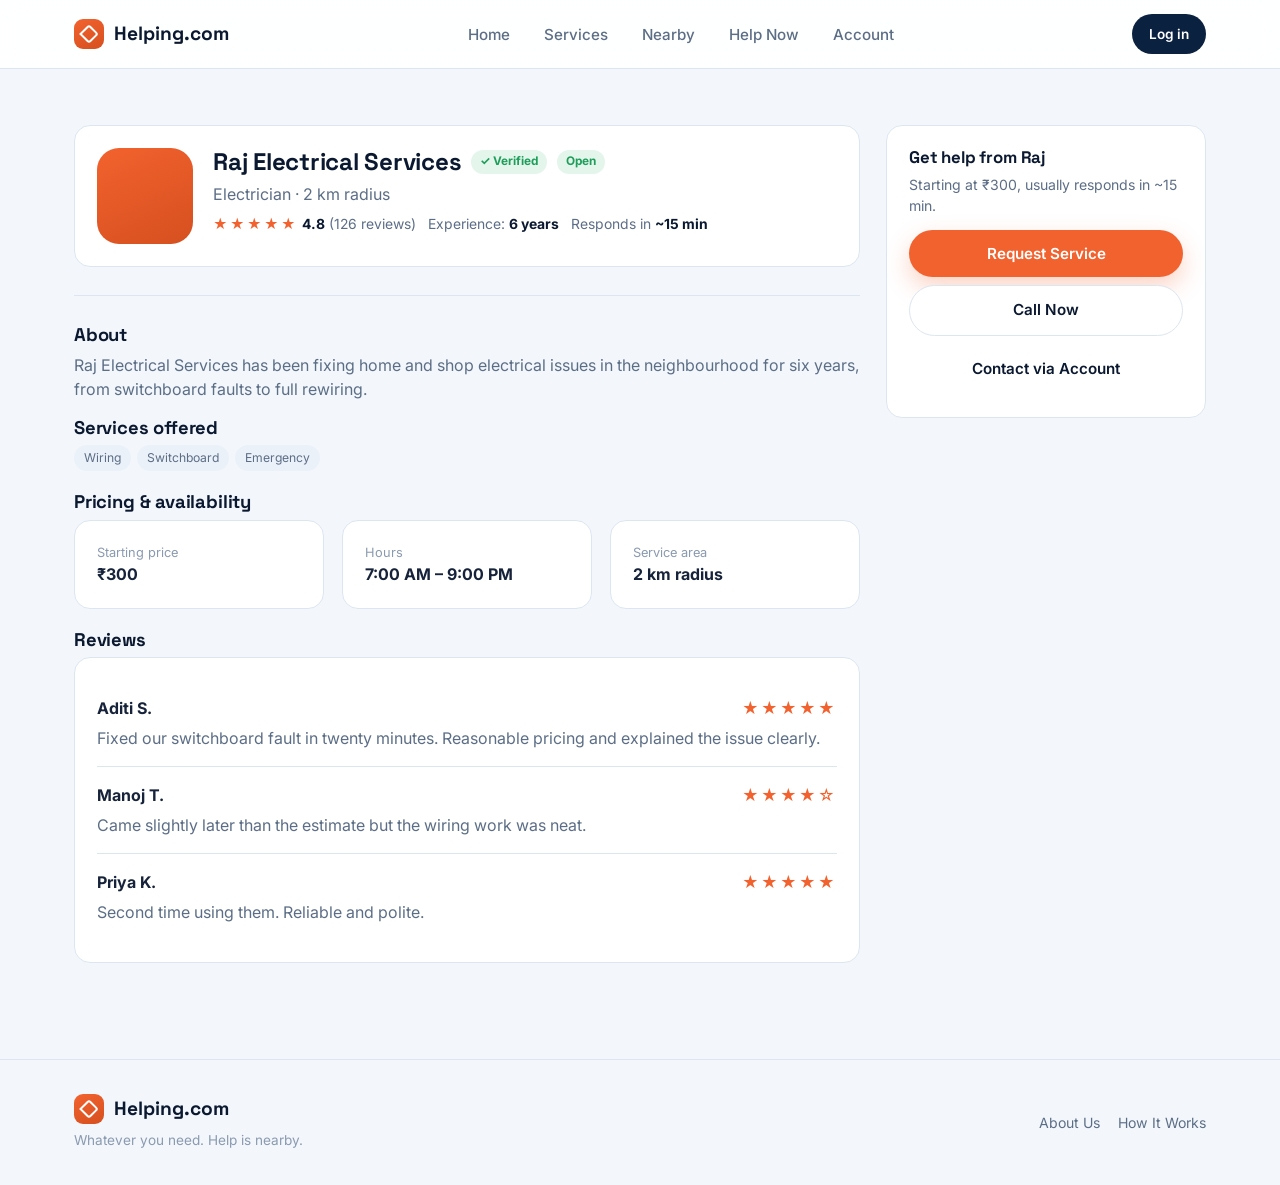
<file: provider.html>
<!DOCTYPE html>
<html lang="en">
<head>
<meta charset="UTF-8">
<meta name="viewport" content="width=device-width, initial-scale=1.0">
<title>Provider Profile — Helping.com</title>
<link rel="preconnect" href="https://fonts.googleapis.com">
<link href="https://fonts.googleapis.com/css2?family=Space+Grotesk:wght@500;600;700&family=Inter:wght@400;500;600;700&display=swap" rel="stylesheet">
<link rel="stylesheet" href="css/style.css">
<style>
.modal-overlay{ position:fixed; inset:0; background:rgba(10,24,48,.5); display:none; align-items:center; justify-content:center; z-index:80; padding:20px; }
.modal-overlay.is-open{ display:flex; }
.modal-box{ background:#fff; border-radius: var(--radius-l); padding:28px; max-width:460px; width:100%; max-height:90vh; overflow:auto; }
</style>
</head>
<body>

<nav class="nav">
  <div class="container nav-row">
    <a href="index.html" class="brand"><span class="brand-mark"></span>Helping.com</a>
    <ul class="nav-links">
      <li><a href="index.html">Home</a></li>
      <li><a href="services.html">Services</a></li>
      <li><a href="nearby.html">Nearby</a></li>
      <li><a href="help-now.html">Help Now</a></li>
      <li><a href="account.html">Account</a></li>
    </ul>
    <div class="nav-actions">
      <span data-nav-auth></span>
      <button class="nav-toggle" aria-label="Menu"><svg width="22" height="22" viewBox="0 0 24 24" fill="none" stroke="currentColor" stroke-width="2"><path d="M4 7h16M4 12h16M4 17h16"/></svg></button>
    </div>
  </div>
</nav>

<div class="section" id="pageBody"></div>

<footer class="site-footer">
  <div class="container footer-row">
    <div><div class="brand" style="margin-bottom:6px;"><span class="brand-mark"></span>Helping.com</div><div class="footer-tag">Whatever you need. Help is nearby.</div></div>
    <div class="footer-links"><a href="about.html">About Us</a><a href="how-it-works.html">How It Works</a></div>
  </div>
</footer>

<nav class="bottom-nav">
  <div class="bottom-nav-row"><a href="index.html">Home</a><a href="services.html">Services</a><a href="nearby.html">Nearby</a><a href="help-now.html">Help</a><a href="account.html">Account</a></div>
</nav>

<div class="modal-overlay" id="requestModal">
  <div class="modal-box">
    <h3>Request Service</h3>
    <form id="requestForm">
      <div class="field"><label>Provider</label><input id="rProvider" disabled></div>
      <div class="field"><label>Preferred time</label><input type="text" placeholder="e.g. Today, 5:00 PM" required></div>
      <div class="field"><label>Notes for the provider</label><textarea rows="3" placeholder="Briefly describe the issue"></textarea></div>
      <div class="field"><label>Estimated price</label><input id="rPrice" disabled></div>
      <button type="submit" class="btn btn-primary btn-block">Confirm Request</button>
      <button type="button" class="btn btn-ghost btn-block" id="closeModal" style="margin-top:8px;">Cancel</button>
    </form>
  </div>
</div>

<script src="js/session.js"></script>
<script src="js/data.js"></script>
<script src="js/app.js"></script>
<script>
  const params = new URLSearchParams(location.search);
  const provider = getProviderById(params.get("id")) || PROVIDERS[0];
  const svc = getServiceById(provider.service);
  document.title = provider.name + " — Helping.com";

  document.getElementById("pageBody").innerHTML = `
    <div class="container" style="display:grid;grid-template-columns:1fr 320px;gap:26px;">
      <div>
        <div class="card-panel" style="display:flex;gap:20px;flex-wrap:wrap;">
          <div class="provider-thumb" style="width:96px;height:96px;background:${provider.img};border-radius:22px;"></div>
          <div style="flex:1;min-width:220px;">
            <div style="display:flex;align-items:center;gap:10px;flex-wrap:wrap;">
              <h1 style="font-size:1.5rem;margin:0;">${provider.name}</h1>
              ${provider.verified ? '<span class="badge badge-verified">✓ Verified</span>' : ''}
              <span class="badge ${provider.open ? 'badge-open':'badge-closed'}">${provider.open ? 'Open':'Closed'}</span>
            </div>
            <p style="margin:6px 0;">${svc.name} · ${provider.area}</p>
            <div class="stat-row">
              <span>${starLine(provider.rating)} <b>${provider.rating}</b> (${provider.reviews} reviews)</span>
              <span>Experience: <b>${provider.experience}</b></span>
              <span>Responds in <b>${provider.response}</b></span>
            </div>
          </div>
        </div>

        <div class="divider"></div>
        <h2 style="font-size:1.15rem;">About</h2>
        <p>${provider.about}</p>

        <h2 style="font-size:1.15rem;">Services offered</h2>
        <div class="tag-row" style="margin-bottom:20px;">${provider.tags.map(t=>`<span class="tag">${t}</span>`).join("")}</div>

        <h2 style="font-size:1.15rem;">Pricing &amp; availability</h2>
        <div class="grid grid-3" style="margin-bottom:20px;">
          <div class="card-panel"><div style="font-size:.8rem;color:var(--text-faint);">Starting price</div><b>${provider.price ? '₹'+provider.price : 'Varies'}</b></div>
          <div class="card-panel"><div style="font-size:.8rem;color:var(--text-faint);">Hours</div><b>${provider.hours}</b></div>
          <div class="card-panel"><div style="font-size:.8rem;color:var(--text-faint);">Service area</div><b>${provider.area}</b></div>
        </div>

        <h2 style="font-size:1.15rem;">Reviews</h2>
        <div id="reviewsWrap" class="card-panel"></div>
      </div>

      <aside>
        <div class="card-panel" id="request" style="position:sticky;top:84px;">
          <h3 style="font-size:1.05rem;">Get help from ${provider.name.split(" ")[0]}</h3>
          <p style="font-size:.88rem;">Starting at ${provider.price ? '₹'+provider.price : 'a price that varies'}, usually responds in ${provider.response}.</p>
          <button class="btn btn-primary btn-block" id="openRequest">Request Service</button>
          <a href="tel:+910000000000" class="btn btn-outline btn-block" style="margin-top:8px;">Call Now</a>
          <a href="account.html" class="btn btn-ghost btn-block" style="margin-top:8px;">Contact via Account</a>
        </div>
      </aside>
    </div>`;

  const reviews = getReviews(provider.id);
  document.getElementById("reviewsWrap").innerHTML = reviews.length
    ? reviews.map(r => `<div class="review-card"><div style="display:flex;justify-content:space-between;"><b>${r.user}</b>${starLine(r.rating)}</div><p style="margin:6px 0 0;">${r.text}</p></div>`).join("")
    : `<div class="empty-state" style="padding:20px;"><p style="margin:0;">No reviews yet for this demo provider.</p></div>`;

  const modal = document.getElementById("requestModal");
  document.getElementById("openRequest").addEventListener("click", () => {
    const user = Session.currentUser();
    if (!user){
      toast("Please log in to request a service.");
      window.location.href = "login.html?next=provider.html?id=" + provider.id;
      return;
    }
    document.getElementById("rProvider").value = provider.name;
    document.getElementById("rPrice").value = provider.price ? "₹" + provider.price + " onwards" : "Varies";
    modal.classList.add("is-open");
  });
  document.getElementById("closeModal").addEventListener("click", () => modal.classList.remove("is-open"));

  document.getElementById("requestForm").addEventListener("submit", e => {
    e.preventDefault();
    const user = Session.currentUser();
    const inputs = e.target.querySelectorAll("input:not([disabled]), textarea");
    Session.addRequest(user.id, {
      providerId: provider.id,
      providerName: provider.name,
      service: svc.name,
      time: inputs[0].value,
      notes: inputs[1].value,
      price: provider.price ? "₹" + provider.price + " onwards" : "Varies",
    });
    modal.classList.remove("is-open");
    toast("Request submitted successfully.", "success");
    setTimeout(() => window.location.href = "account.html#requests", 900);
  });
</script>
</body>
</html>
</file>
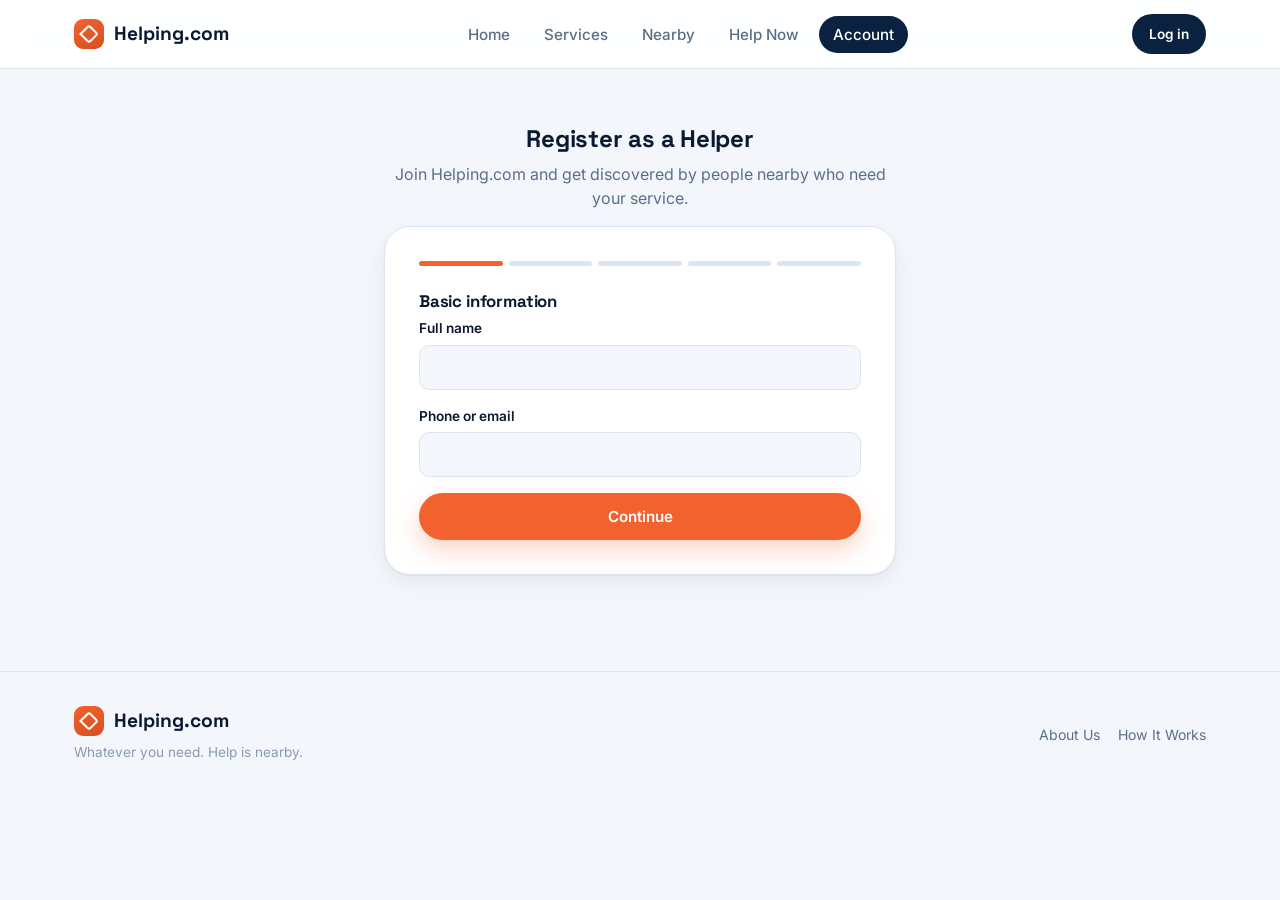
<file: register-helper.html>
<!DOCTYPE html>
<html lang="en">
<head>
<meta charset="UTF-8">
<meta name="viewport" content="width=device-width, initial-scale=1.0">
<title>Register as a Helper — Helping.com</title>
<link rel="preconnect" href="https://fonts.googleapis.com">
<link href="https://fonts.googleapis.com/css2?family=Space+Grotesk:wght@500;600;700&family=Inter:wght@400;500;600;700&display=swap" rel="stylesheet">
<link rel="stylesheet" href="css/style.css">
<style>.step-panel{ display:none; } .step-panel.is-active{ display:block; }</style>
</head>
<body>

<nav class="nav">
  <div class="container nav-row">
    <a href="index.html" class="brand"><span class="brand-mark"></span>Helping.com</a>
    <ul class="nav-links">
      <li><a href="index.html">Home</a></li>
      <li><a href="services.html">Services</a></li>
      <li><a href="nearby.html">Nearby</a></li>
      <li><a href="help-now.html">Help Now</a></li>
      <li><a href="account.html" class="active">Account</a></li>
    </ul>
    <div class="nav-actions"><span data-nav-auth></span></div>
  </div>
</nav>

<section class="section">
  <div class="container" style="max-width:560px;">
    <h1 style="font-size:1.5rem;text-align:center;">Register as a Helper</h1>
    <p style="text-align:center;">Join Helping.com and get discovered by people nearby who need your service.</p>

    <div class="form-card" style="max-width:100%;">
      <div class="progress-track">
        <div class="progress-seg done" data-seg="1"></div><div class="progress-seg" data-seg="2"></div>
        <div class="progress-seg" data-seg="3"></div><div class="progress-seg" data-seg="4"></div><div class="progress-seg" data-seg="5"></div>
      </div>

      <form id="helperForm">
        <div class="step-panel is-active" data-step="1">
          <h3 style="font-size:1.05rem;">Basic information</h3>
          <div class="field"><label>Full name</label><input id="hName" required></div>
          <div class="field"><label>Phone or email</label><input id="hContact" required></div>
        </div>

        <div class="step-panel" data-step="2">
          <h3 style="font-size:1.05rem;">Service category</h3>
          <div class="field"><label>What service will you offer?</label>
            <select id="hCategory">
              <option>Electrician</option><option>Bike Mechanic</option><option>Car Mechanic</option>
              <option>Plumber</option><option>Cleaner</option><option>Repair Technician</option><option>Other</option>
            </select>
          </div>
        </div>

        <div class="step-panel" data-step="3">
          <h3 style="font-size:1.05rem;">Service information</h3>
          <div class="field"><label>Services offered</label><input id="hServicesOffered" placeholder="e.g. Wiring, switchboard repair"></div>
          <div class="field"><label>Experience (years)</label><input id="hExperience" type="number" min="0"></div>
          <div class="field"><label>Service area</label><input id="hArea" placeholder="e.g. 3 km radius"></div>
          <div class="field"><label>Starting price (₹)</label><input id="hPrice" type="number" min="0"></div>
        </div>

        <div class="step-panel" data-step="4">
          <h3 style="font-size:1.05rem;">Availability</h3>
          <div class="field"><label>Status</label>
            <select id="hStatus"><option>Open now</option><option>Closed right now</option></select>
          </div>
          <div class="field"><label>Working hours</label><input id="hHours" placeholder="e.g. 8:00 AM – 8:00 PM"></div>
        </div>

        <div class="step-panel" data-step="5">
          <h3 style="font-size:1.05rem;">Profile</h3>
          <div class="field"><label>Short description</label><textarea id="hAbout" rows="3" placeholder="Tell customers about your experience"></textarea></div>
          <p style="font-size:.82rem;">A profile photo upload would go here in a full build — skipped in this demo prototype.</p>
        </div>

        <div style="display:flex;gap:10px;margin-top:8px;">
          <button type="button" class="btn btn-outline btn-block" id="prevBtn" style="display:none;">Back</button>
          <button type="button" class="btn btn-primary btn-block" id="nextBtn">Continue</button>
          <button type="submit" class="btn btn-primary btn-block" id="submitBtn" style="display:none;">Submit Helper Registration</button>
        </div>
      </form>

      <div id="successPanel" style="display:none;text-align:center;">
        <div style="font-size:2.2rem;">✅</div>
        <h3>Registration submitted</h3>
        <p>Thanks — your helper profile has been saved for this demo. A real deployment would route this for verification before going live.</p>
        <a href="account.html" class="btn btn-navy btn-block">Go to Account</a>
      </div>
    </div>
  </div>
</section>

<footer class="site-footer">
  <div class="container footer-row">
    <div><div class="brand" style="margin-bottom:6px;"><span class="brand-mark"></span>Helping.com</div><div class="footer-tag">Whatever you need. Help is nearby.</div></div>
    <div class="footer-links"><a href="about.html">About Us</a><a href="how-it-works.html">How It Works</a></div>
  </div>
</footer>

<script src="js/session.js"></script>
<script src="js/app.js"></script>
<script>
  let step = 1;
  const total = 5;
  function paint(){
    document.querySelectorAll(".step-panel").forEach(p => p.classList.toggle("is-active", Number(p.dataset.step) === step));
    document.querySelectorAll(".progress-seg").forEach(s => s.classList.toggle("done", Number(s.dataset.seg) <= step));
    document.getElementById("prevBtn").style.display = step === 1 ? "none" : "inline-flex";
    document.getElementById("nextBtn").style.display = step === total ? "none" : "inline-flex";
    document.getElementById("submitBtn").style.display = step === total ? "inline-flex" : "none";
  }
  document.getElementById("nextBtn").addEventListener("click", () => { if (step < total) step++; paint(); });
  document.getElementById("prevBtn").addEventListener("click", () => { if (step > 1) step--; paint(); });

  document.getElementById("helperForm").addEventListener("submit", e => {
    e.preventDefault();
    const helper = {
      name: document.getElementById("hName").value,
      contact: document.getElementById("hContact").value,
      category: document.getElementById("hCategory").value,
      servicesOffered: document.getElementById("hServicesOffered").value,
      experience: document.getElementById("hExperience").value,
      area: document.getElementById("hArea").value,
      price: document.getElementById("hPrice").value,
      status: document.getElementById("hStatus").value,
      hours: document.getElementById("hHours").value,
      about: document.getElementById("hAbout").value,
    };
    const list = JSON.parse(localStorage.getItem("helping_server_helper_signups") || "[]");
    list.push(helper);
    localStorage.setItem("helping_server_helper_signups", JSON.stringify(list));
    document.getElementById("helperForm").style.display = "none";
    document.querySelector(".progress-track").style.display = "none";
    document.getElementById("successPanel").style.display = "block";
  });

  paint();
</script>
</body>
</html>
</file>
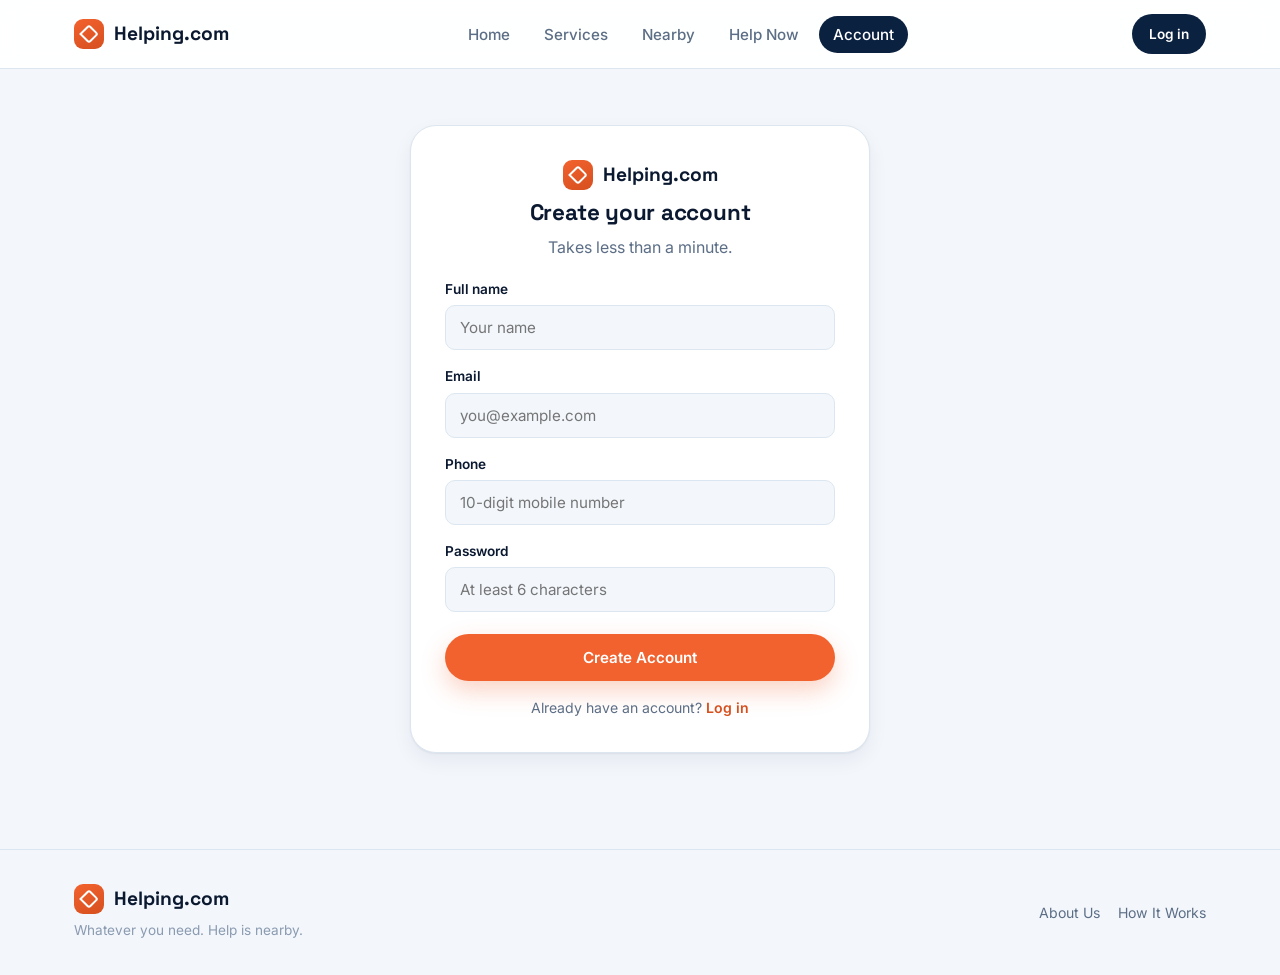
<file: register.html>
<!DOCTYPE html>
<html lang="en">
<head>
<meta charset="UTF-8">
<meta name="viewport" content="width=device-width, initial-scale=1.0">
<title>Create account — Helping.com</title>
<link rel="preconnect" href="https://fonts.googleapis.com">
<link href="https://fonts.googleapis.com/css2?family=Space+Grotesk:wght@500;600;700&family=Inter:wght@400;500;600;700&display=swap" rel="stylesheet">
<link rel="stylesheet" href="css/style.css">
</head>
<body>

<nav class="nav">
  <div class="container nav-row">
    <a href="index.html" class="brand"><span class="brand-mark"></span>Helping.com</a>
    <ul class="nav-links">
      <li><a href="index.html">Home</a></li>
      <li><a href="services.html">Services</a></li>
      <li><a href="nearby.html">Nearby</a></li>
      <li><a href="help-now.html">Help Now</a></li>
      <li><a href="account.html" class="active">Account</a></li>
    </ul>
    <div class="nav-actions"><span data-nav-auth></span></div>
  </div>
</nav>

<section class="section">
  <div class="container">
    <div class="form-card">
      <div style="text-align:center;margin-bottom:20px;">
        <div class="brand" style="justify-content:center;display:flex;margin-bottom:10px;"><span class="brand-mark"></span>Helping.com</div>
        <h1 style="font-size:1.4rem;">Create your account</h1>
        <p style="margin:0;">Takes less than a minute.</p>
      </div>

      <form id="registerForm">
        <div class="field" id="fName"><label>Full name</label><input id="name" placeholder="Your name" required><div class="field-error">Enter your name.</div></div>
        <div class="field" id="fEmail"><label>Email</label><input type="email" id="email" placeholder="you@example.com" required><div class="field-error">Enter a valid email address.</div></div>
        <div class="field" id="fPhone"><label>Phone</label><input id="phone" placeholder="10-digit mobile number" required><div class="field-error">Enter a valid phone number.</div></div>
        <div class="field" id="fPassword"><label>Password</label><input type="password" id="password" placeholder="At least 6 characters" required><div class="field-error">Use at least 6 characters.</div></div>
        <button type="submit" class="btn btn-primary btn-block" style="margin-top:6px;">Create Account</button>
      </form>

      <div class="form-foot">Already have an account? <a href="login.html" class="link-more">Log in</a></div>
    </div>
  </div>
</section>

<footer class="site-footer">
  <div class="container footer-row">
    <div><div class="brand" style="margin-bottom:6px;"><span class="brand-mark"></span>Helping.com</div><div class="footer-tag">Whatever you need. Help is nearby.</div></div>
    <div class="footer-links"><a href="about.html">About Us</a><a href="how-it-works.html">How It Works</a></div>
  </div>
</footer>

<script src="js/session.js"></script>
<script src="js/app.js"></script>
<script>
  document.getElementById("registerForm").addEventListener("submit", e => {
    e.preventDefault();
    document.querySelectorAll(".field").forEach(f => f.classList.remove("has-error"));
    const name = document.getElementById("name").value.trim();
    const email = document.getElementById("email").value.trim();
    const phone = document.getElementById("phone").value.trim();
    const password = document.getElementById("password").value;
    let ok = true;
    if (!name){ document.getElementById("fName").classList.add("has-error"); ok=false; }
    if (!/^\S+@\S+\.\S+$/.test(email)){ document.getElementById("fEmail").classList.add("has-error"); ok=false; }
    if (!/^\d{7,15}$/.test(phone.replace(/\D/g,""))){ document.getElementById("fPhone").classList.add("has-error"); ok=false; }
    if (password.length < 6){ document.getElementById("fPassword").classList.add("has-error"); ok=false; }
    if (!ok) return;

    try{
      Session.register({ name, email, phone, password, role: "customer" });
      toast("Account created. Welcome to Helping.com!", "success");
      setTimeout(() => window.location.href = "account.html", 500);
    }catch(err){
      toast(err.message, "error");
    }
  });
</script>
</body>
</html>
</file>
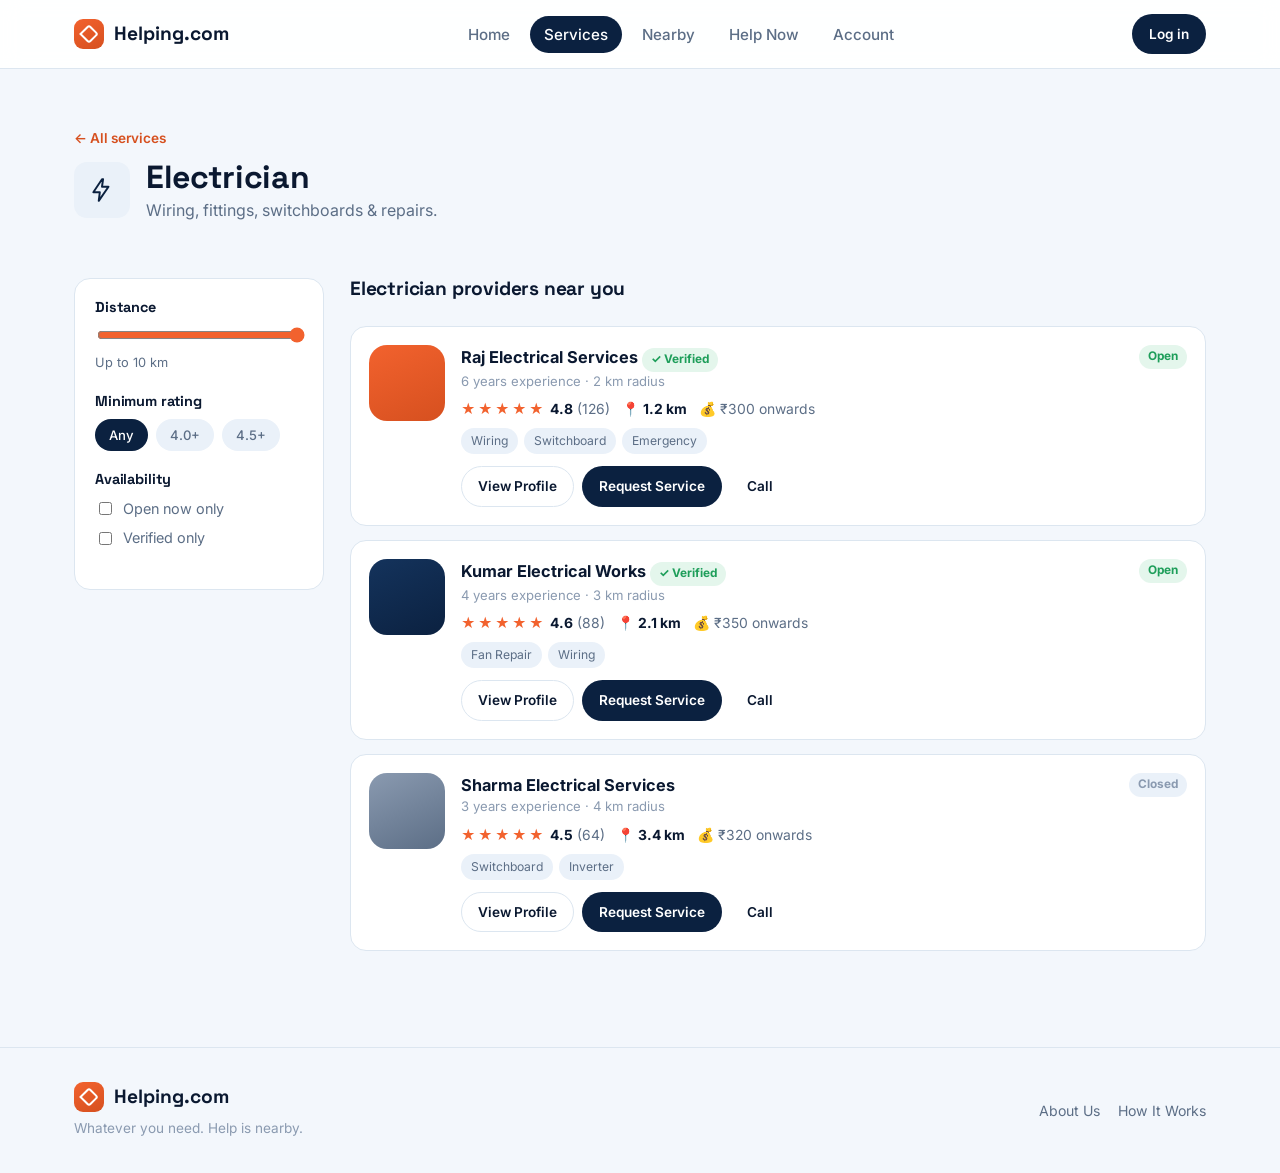
<file: service-details.html>
<!DOCTYPE html>
<html lang="en">
<head>
<meta charset="UTF-8">
<meta name="viewport" content="width=device-width, initial-scale=1.0">
<title>Service Details — Helping.com</title>
<link rel="preconnect" href="https://fonts.googleapis.com">
<link href="https://fonts.googleapis.com/css2?family=Space+Grotesk:wght@500;600;700&family=Inter:wght@400;500;600;700&display=swap" rel="stylesheet">
<link rel="stylesheet" href="css/style.css">
</head>
<body>

<nav class="nav">
  <div class="container nav-row">
    <a href="index.html" class="brand"><span class="brand-mark"></span>Helping.com</a>
    <ul class="nav-links">
      <li><a href="index.html">Home</a></li>
      <li><a href="services.html" class="active">Services</a></li>
      <li><a href="nearby.html">Nearby</a></li>
      <li><a href="help-now.html">Help Now</a></li>
      <li><a href="account.html">Account</a></li>
    </ul>
    <div class="nav-actions">
      <span data-nav-auth></span>
      <button class="nav-toggle" aria-label="Menu"><svg width="22" height="22" viewBox="0 0 24 24" fill="none" stroke="currentColor" stroke-width="2"><path d="M4 7h16M4 12h16M4 17h16"/></svg></button>
    </div>
  </div>
</nav>

<header class="section" style="padding-bottom:0;">
  <div class="container">
    <a href="services.html" class="link-more" style="font-size:.85rem;">← All services</a>
    <div id="svcHeader" style="display:flex;align-items:center;gap:16px;margin-top:10px;"></div>
  </div>
</header>

<section class="section">
  <div class="container" style="display:grid;grid-template-columns:250px 1fr;gap:26px;">
    <aside class="filter-panel" style="height:fit-content;">
      <div class="filter-group">
        <h4>Distance</h4>
        <input type="range" id="fDistance" min="1" max="10" value="10">
        <div style="font-size:.8rem;color:var(--text-muted);margin-top:4px;">Up to <span id="fDistanceVal">10</span> km</div>
      </div>
      <div class="filter-group">
        <h4>Minimum rating</h4>
        <div class="filter-chip-row" id="fRating">
          <button class="chip is-active" data-val="0">Any</button>
          <button class="chip" data-val="4">4.0+</button>
          <button class="chip" data-val="4.5">4.5+</button>
        </div>
      </div>
      <div class="filter-group">
        <h4>Availability</h4>
        <label class="check-row"><input type="checkbox" id="fOpen"> Open now only</label>
        <label class="check-row"><input type="checkbox" id="fVerified"> Verified only</label>
      </div>
    </aside>

    <div>
      <div class="section-head"><div><h2 id="resultsTitle" style="font-size:1.2rem;">Providers</h2></div></div>
      <div id="providerList" style="display:flex;flex-direction:column;gap:14px;"></div>
      <div class="empty-state" id="emptyProviders" style="display:none;">
        <div style="font-size:2rem;">🙈</div>
        <h3>No providers match these filters</h3>
        <p>Try widening the distance range or clearing a filter.</p>
      </div>
    </div>
  </div>
</section>

<footer class="site-footer">
  <div class="container footer-row">
    <div><div class="brand" style="margin-bottom:6px;"><span class="brand-mark"></span>Helping.com</div><div class="footer-tag">Whatever you need. Help is nearby.</div></div>
    <div class="footer-links"><a href="about.html">About Us</a><a href="how-it-works.html">How It Works</a></div>
  </div>
</footer>

<nav class="bottom-nav">
  <div class="bottom-nav-row">
    <a href="index.html">Home</a><a href="services.html" class="active">Services</a><a href="nearby.html">Nearby</a><a href="help-now.html">Help</a><a href="account.html">Account</a>
  </div>
</nav>

<script src="js/session.js"></script>
<script src="js/data.js"></script>
<script src="js/app.js"></script>
<script>
  const params = new URLSearchParams(location.search);
  const svc = getServiceById(params.get("service")) || SERVICES[0];
  document.title = svc.name + " — Helping.com";
  document.getElementById("svcHeader").innerHTML = `
    <div class="service-icon" style="width:56px;height:56px;">${icon(svc.icon,26)}</div>
    <div><h1 style="margin-bottom:2px;">${svc.name}</h1><p style="margin:0;">${svc.desc}</p></div>`;
  document.getElementById("resultsTitle").textContent = `${svc.name} providers near you`;

  let minRating = 0;
  const state = { distance: 10, openOnly: false, verifiedOnly: false };

  function renderList(){
    const all = getProvidersByService(svc.id);
    const list = all.filter(p =>
      p.distance <= state.distance &&
      p.rating >= minRating &&
      (!state.openOnly || p.open) &&
      (!state.verifiedOnly || p.verified)
    ).sort((a,b) => a.distance - b.distance);

    const wrap = document.getElementById("providerList");
    document.getElementById("emptyProviders").style.display = list.length ? "none" : "block";
    wrap.innerHTML = list.map(p => `
      <div class="provider-card">
        <div class="provider-thumb" style="background:${p.img}"></div>
        <div class="provider-main">
          <div class="provider-top">
            <div>
              <div class="provider-name">${p.name} ${p.verified ? '<span class="badge badge-verified">✓ Verified</span>':''}</div>
              <div style="font-size:.82rem;color:var(--text-faint);">${p.experience} experience · ${p.area}</div>
            </div>
            <span class="badge ${p.open ? 'badge-open':'badge-closed'}">${p.open ? 'Open':'Closed'}</span>
          </div>
          <div class="stat-row">
            <span>${starLine(p.rating)} <b>${p.rating}</b> (${p.reviews})</span>
            <span>📍 <b>${p.distance} km</b></span>
            <span>💰 ${p.price ? '₹'+p.price+' onwards' : 'Varies'}</span>
          </div>
          <div class="tag-row">${p.tags.map(t=>`<span class="tag">${t}</span>`).join("")}</div>
          <div class="provider-actions">
            <a href="provider.html?id=${p.id}" class="btn btn-outline btn-sm">View Profile</a>
            <a href="provider.html?id=${p.id}#request" class="btn btn-navy btn-sm">Request Service</a>
            <a href="tel:+910000000000" class="btn btn-ghost btn-sm">Call</a>
          </div>
        </div>
      </div>`).join("");
  }

  document.getElementById("fDistance").addEventListener("input", e => {
    state.distance = Number(e.target.value);
    document.getElementById("fDistanceVal").textContent = e.target.value;
    renderList();
  });
  document.querySelectorAll("#fRating .chip").forEach(chip => {
    chip.addEventListener("click", () => {
      document.querySelectorAll("#fRating .chip").forEach(c => c.classList.remove("is-active"));
      chip.classList.add("is-active");
      minRating = Number(chip.dataset.val);
      renderList();
    });
  });
  document.getElementById("fOpen").addEventListener("change", e => { state.openOnly = e.target.checked; renderList(); });
  document.getElementById("fVerified").addEventListener("change", e => { state.verifiedOnly = e.target.checked; renderList(); });

  renderList();
</script>
</body>
</html>
</file>
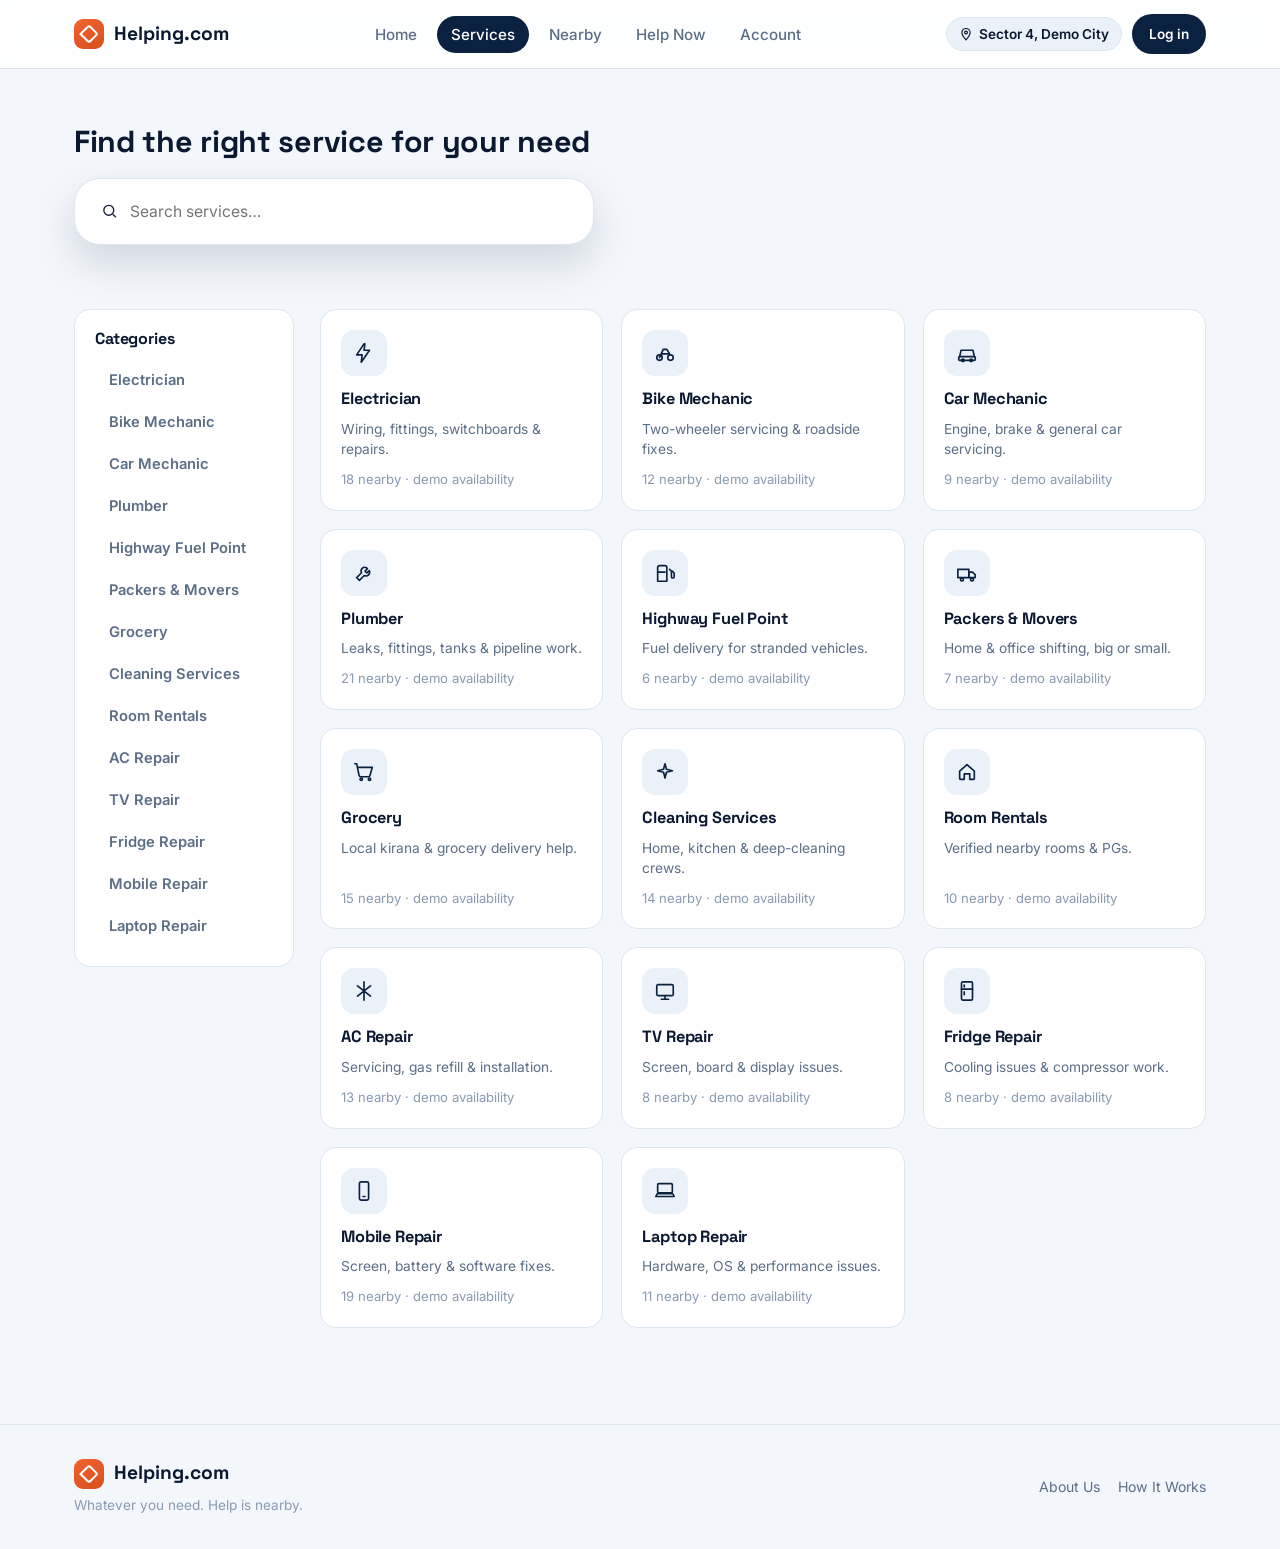
<file: services.html>
<!DOCTYPE html>
<html lang="en">
<head>
<meta charset="UTF-8">
<meta name="viewport" content="width=device-width, initial-scale=1.0">
<title>Services — Helping.com</title>
<link rel="preconnect" href="https://fonts.googleapis.com">
<link href="https://fonts.googleapis.com/css2?family=Space+Grotesk:wght@500;600;700&family=Inter:wght@400;500;600;700&display=swap" rel="stylesheet">
<link rel="stylesheet" href="css/style.css">
</head>
<body>

<nav class="nav">
  <div class="container nav-row">
    <a href="index.html" class="brand"><span class="brand-mark"></span>Helping.com</a>
    <ul class="nav-links">
      <li><a href="index.html">Home</a></li>
      <li><a href="services.html" class="active">Services</a></li>
      <li><a href="nearby.html">Nearby</a></li>
      <li><a href="help-now.html">Help Now</a></li>
      <li><a href="account.html">Account</a></li>
    </ul>
    <div class="nav-actions">
      <button class="loc-pill" data-location-pill>
        <svg width="14" height="14" viewBox="0 0 24 24" fill="none" stroke="currentColor" stroke-width="2"><path d="M12 22s7-7.4 7-12.5A7 7 0 0 0 5 9.5C5 14.6 12 22 12 22z"/><circle cx="12" cy="9.5" r="2.4"/></svg>
        <span>Sector 4, Demo City</span>
      </button>
      <span data-nav-auth></span>
      <button class="nav-toggle" aria-label="Menu"><svg width="22" height="22" viewBox="0 0 24 24" fill="none" stroke="currentColor" stroke-width="2"><path d="M4 7h16M4 12h16M4 17h16"/></svg></button>
    </div>
  </div>
</nav>

<header class="section" style="padding-bottom:0;">
  <div class="container">
    <h1 style="font-size:1.9rem;">Find the right service for your need</h1>
    <div class="search-card" style="max-width:520px;margin:18px 0 8px;">
      <div class="search-row">
        <svg width="18" height="18" viewBox="0 0 24 24" fill="none" stroke="currentColor" stroke-width="2"><circle cx="11" cy="11" r="7"/><path d="m21 21-4.3-4.3"/></svg>
        <input id="svcSearch" type="text" placeholder="Search services…">
      </div>
    </div>
  </div>
</header>

<section class="section">
  <div class="container" style="display:grid;grid-template-columns:220px 1fr;gap:26px;">
    <aside class="filter-panel" style="height:fit-content;">
      <h4 style="margin-bottom:12px;">Categories</h4>
      <div id="catList" style="display:flex;flex-direction:column;gap:2px;"></div>
    </aside>

    <div>
      <div class="grid grid-3" id="allServices"></div>
      <div class="empty-state" id="noResults" style="display:none;">
        <div style="font-size:2rem;">🔎</div>
        <h3>No services match your search</h3>
        <p>Try a different keyword, or browse the full category list on the left.</p>
      </div>
    </div>
  </div>
</section>

<footer class="site-footer">
  <div class="container footer-row">
    <div>
      <div class="brand" style="margin-bottom:6px;"><span class="brand-mark"></span>Helping.com</div>
      <div class="footer-tag">Whatever you need. Help is nearby.</div>
    </div>
    <div class="footer-links"><a href="about.html">About Us</a><a href="how-it-works.html">How It Works</a></div>
  </div>
</footer>

<nav class="bottom-nav">
  <div class="bottom-nav-row">
    <a href="index.html">Home</a>
    <a href="services.html" class="active">Services</a>
    <a href="nearby.html">Nearby</a>
    <a href="help-now.html">Help</a>
    <a href="account.html">Account</a>
  </div>
</nav>

<script src="js/session.js"></script>
<script src="js/data.js"></script>
<script src="js/app.js"></script>
<script>
  const grid = document.getElementById("allServices");
  const catList = document.getElementById("catList");
  const noResults = document.getElementById("noResults");

  function render(filter=""){
    const q = filter.trim().toLowerCase();
    const list = SERVICES.filter(s => s.name.toLowerCase().includes(q));
    grid.innerHTML = list.map(s => `
      <a href="service-details.html?service=${s.id}" class="service-card">
        <div class="service-icon">${icon(s.icon,22)}</div>
        <h3>${s.name}</h3>
        <p style="margin:0;font-size:.86rem;">${s.desc}</p>
        <div class="meta-line">${s.nearby} nearby · demo availability</div>
      </a>`).join("");
    grid.style.display = list.length ? "grid" : "none";
    noResults.style.display = list.length ? "none" : "block";
  }
  render();

  catList.innerHTML = SERVICES.map(s => `<a href="service-details.html?service=${s.id}" class="dash-nav" style="display:block;"><button style="width:100%;">${s.name}</button></a>`).join("");

  document.getElementById("svcSearch").addEventListener("input", e => render(e.target.value));
</script>
</body>
</html>
</file>
<file: css/style.css>
/* ==========================================================================
   HELPING.COM — design tokens
   Palette: deep navy + helping orange, on a soft blue-white field.
   Type: Space Grotesk (display) / Inter (body).
   Motif: the "ping" — a location pin + expanding radar ring, used wherever
   we talk about distance or discovery, instead of generic card shadows.
   ========================================================================== */

:root{
  --navy:        #0B2140;
  --navy-2:      #14335C;
  --navy-ink:    #0A1830;
  --orange:      #F2622E;
  --orange-dark: #D6501F;
  --orange-tint: #FDE7DE;
  --white:       #FFFFFF;
  --bg:          #F3F7FC;
  --bg-alt:      #EAF1F9;
  --card:        #FFFFFF;
  --text:        #16233A;
  --text-muted:  #5C6E86;
  --text-faint:  #8A9AB0;
  --border:      #DCE6F0;
  --success:     #1E9E5A;
  --success-tint:#E4F6EC;
  --warn:        #C8791B;
  --warn-tint:   #FBEEDA;

  --radius-s: 10px;
  --radius-m: 16px;
  --radius-l: 26px;
  --shadow-1: 0 1px 2px rgba(10,24,48,.06), 0 8px 20px rgba(10,24,48,.06);
  --shadow-2: 0 18px 40px rgba(10,24,48,.14);

  --font-display: "Space Grotesk", "Inter", sans-serif;
  --font-body: "Inter", sans-serif;
}

*{ box-sizing: border-box; }
html{ scroll-behavior: smooth; }
body{
  margin:0;
  font-family: var(--font-body);
  background: var(--bg);
  color: var(--text);
  -webkit-font-smoothing: antialiased;
  line-height: 1.5;
}
img{ max-width:100%; display:block; }
a{ color: inherit; text-decoration: none; }
button{ font-family: inherit; }
h1,h2,h3,h4{
  font-family: var(--font-display);
  color: var(--navy-ink);
  margin: 0 0 .4em;
  line-height: 1.15;
  letter-spacing: -0.01em;
}
p{ margin: 0 0 1em; color: var(--text-muted); }
.container{ max-width: 1180px; margin: 0 auto; padding: 0 24px; }
:focus-visible{ outline: 2px solid var(--orange); outline-offset: 2px; }
@media (prefers-reduced-motion: reduce){
  *{ animation-duration: 0.001ms !important; transition-duration: 0.001ms !important; }
}

/* ---------- top nav ---------- */
.nav{
  position: sticky; top:0; z-index: 40;
  background: rgba(255,255,255,.92);
  backdrop-filter: blur(10px);
  border-bottom: 1px solid var(--border);
}
.nav-row{
  display:flex; align-items:center; justify-content:space-between;
  height: 68px;
}
.brand{ display:flex; align-items:center; gap:10px; font-family: var(--font-display); font-weight:700; font-size: 1.2rem; color: var(--navy-ink); }
.brand-mark{
  width: 30px; height: 30px; border-radius: 9px;
  background: linear-gradient(155deg, var(--orange) 0%, var(--orange-dark) 100%);
  position: relative; flex: none;
}
.brand-mark::after{
  content:""; position:absolute; inset: 8px; border: 2px solid #fff; border-radius: 3px 3px 3px 0; transform: rotate(45deg);
}
.nav-links{ display:flex; gap: 6px; list-style:none; margin:0; padding:0; }
.nav-links a{
  padding: 9px 14px; border-radius: 999px; font-size: .95rem; color: var(--text-muted); font-weight: 500;
}
.nav-links a:hover{ background: var(--bg-alt); color: var(--navy-ink); }
.nav-links a.active{ background: var(--navy); color: #fff; }
.nav-actions{ display:flex; align-items:center; gap: 10px; }
.loc-pill{
  display:flex; align-items:center; gap:6px; padding: 8px 12px; border-radius: 999px;
  background: var(--bg-alt); font-size: .85rem; color: var(--navy-ink); font-weight:600; border:1px solid var(--border); cursor:pointer;
}
.icon-btn{
  width: 38px; height:38px; border-radius:50%; display:grid; place-items:center;
  background: var(--bg-alt); border: 1px solid var(--border); color: var(--navy-ink); cursor:pointer;
}
.nav-toggle{ display:none; background:none; border:none; cursor:pointer; }

/* ---------- buttons ---------- */
.btn{
  display:inline-flex; align-items:center; justify-content:center; gap:8px;
  padding: 13px 22px; border-radius: 999px; font-weight: 600; font-size: .95rem;
  border: 1px solid transparent; cursor:pointer; transition: transform .15s ease, box-shadow .15s ease, background .15s ease;
  white-space: nowrap;
}
.btn:active{ transform: translateY(1px) scale(.99); }
.btn-primary{ background: var(--orange); color:#fff; box-shadow: 0 10px 24px rgba(242,98,46,.28); }
.btn-primary:hover{ background: var(--orange-dark); }
.btn-navy{ background: var(--navy); color:#fff; }
.btn-navy:hover{ background: var(--navy-2); }
.btn-outline{ background: #fff; color: var(--navy-ink); border-color: var(--border); }
.btn-outline:hover{ border-color: var(--navy); }
.btn-ghost{ background: transparent; color: var(--navy-ink); }
.btn-ghost:hover{ background: var(--bg-alt); }
.btn-sm{ padding: 9px 16px; font-size: .85rem; }
.btn-block{ width:100%; }
.btn[disabled]{ opacity:.55; cursor:not-allowed; }

/* ---------- hero ---------- */
.hero{
  padding: 64px 0 40px;
  position: relative; overflow: hidden;
}
.hero-grid{
  display:grid; grid-template-columns: 1.1fr .9fr; gap: 48px; align-items:center;
}
.eyebrow-tag{
  display:inline-flex; align-items:center; gap:8px; padding:6px 14px; border-radius:999px;
  background: var(--orange-tint); color: var(--orange-dark); font-weight:600; font-size:.82rem; margin-bottom:18px;
}
.hero h1{ font-size: clamp(2.2rem, 4vw, 3.4rem); max-width: 12ch; }
.hero-sub{ font-size: 1.08rem; max-width: 46ch; margin-bottom: 28px; }
.search-card{
  background:#fff; border-radius: var(--radius-l); padding: 10px; box-shadow: var(--shadow-2);
  border: 1px solid var(--border); display:flex; flex-direction:column; gap:6px;
}
.search-row{ display:flex; align-items:center; gap:10px; padding: 12px 16px; border-radius: 18px; }
.search-row:hover{ background: var(--bg-alt); }
.search-row input{ border:none; outline:none; background:transparent; font-size: .98rem; width:100%; color: var(--text); font-family: inherit; }
.search-divider{ height:1px; background: var(--border); margin: 0 16px; }
.search-actions{ display:flex; gap:10px; padding: 6px 8px 4px; }
.hero-actions{ display:flex; gap:14px; margin-top:22px; flex-wrap:wrap; }

/* radar / ping visual */
.ping-scene{
  position: relative; aspect-ratio: 1/1; max-width: 420px; margin: 0 auto;
  display:grid; place-items:center;
}
.ping-ring{
  position:absolute; border-radius:50%; border: 1.5px solid rgba(242,98,46,.35);
}
.ping-ring.r1{ width: 40%; height:40%; }
.ping-ring.r2{ width: 65%; height:65%; }
.ping-ring.r3{ width: 90%; height:90%; }
.ping-scene.animated .ping-ring{ animation: pingOut 3.2s ease-out infinite; }
.ping-scene.animated .ping-ring.r2{ animation-delay: .5s; }
.ping-scene.animated .ping-ring.r3{ animation-delay: 1s; }
@keyframes pingOut{ 0%{ opacity:.9; transform: scale(.85);} 100%{ opacity:0; transform: scale(1.08);} }
.ping-core{
  position:relative; z-index:2; width: 92px; height:92px; border-radius: 26px;
  background: linear-gradient(155deg, var(--navy) 0%, var(--navy-2) 100%);
  display:grid; place-items:center; box-shadow: var(--shadow-2);
}
.ping-core svg{ width: 40px; height:40px; }
.ping-chip{
  position:absolute; background:#fff; border-radius: 14px; padding:10px 14px; box-shadow: var(--shadow-1);
  display:flex; align-items:center; gap:8px; font-size:.82rem; font-weight:600; border: 1px solid var(--border);
}
.ping-chip.c1{ top: 6%; left: -4%; }
.ping-chip.c2{ bottom: 10%; right: -6%; }
.ping-chip.c3{ bottom: -2%; left: 18%; }
.dot{ width:8px; height:8px; border-radius:50%; }
.dot-live{ background: var(--success); box-shadow: 0 0 0 3px var(--success-tint); }

/* ---------- sections ---------- */
.section{ padding: 56px 0; }
.section-head{ display:flex; align-items:flex-end; justify-content:space-between; margin-bottom: 26px; gap: 16px; flex-wrap:wrap; }
.section-head h2{ font-size: 1.7rem; margin:0; }
.section-head p{ margin: 6px 0 0; }
.link-more{ font-weight:600; color: var(--orange-dark); white-space:nowrap; }
.link-more:hover{ text-decoration: underline; }

/* ---------- grids ---------- */
.grid{ display:grid; gap: 18px; }
.grid-4{ grid-template-columns: repeat(4, 1fr); }
.grid-3{ grid-template-columns: repeat(3, 1fr); }
.grid-2{ grid-template-columns: repeat(2, 1fr); }
@media (max-width: 980px){ .grid-4{ grid-template-columns: repeat(2,1fr);} .grid-3{ grid-template-columns: repeat(2,1fr);} }
@media (max-width: 640px){ .grid-4, .grid-3, .grid-2{ grid-template-columns: 1fr; } .hero-grid{ grid-template-columns: 1fr; } }

/* ---------- service card ---------- */
.service-card{
  background: var(--card); border: 1px solid var(--border); border-radius: var(--radius-m);
  padding: 20px; display:flex; flex-direction:column; gap: 10px; transition: box-shadow .18s ease, transform .18s ease;
}
.service-card:hover{ box-shadow: var(--shadow-1); transform: translateY(-2px); }
.service-icon{
  width: 46px; height:46px; border-radius: 13px; background: var(--bg-alt); display:grid; place-items:center; color: var(--navy);
}
.service-card h3{ font-size: 1.02rem; margin: 4px 0 0; }
.service-card .meta-line{ font-size: .82rem; color: var(--text-faint); margin-top: auto; }

/* ---------- provider card ---------- */
.provider-card{
  background: var(--card); border:1px solid var(--border); border-radius: var(--radius-m);
  padding: 18px; display:flex; gap: 16px;
}
.provider-thumb{
  width: 76px; height:76px; border-radius: 18px; flex:none; background-size:cover; background-position:center;
  background-color: var(--bg-alt);
}
.provider-main{ flex:1; min-width:0; }
.provider-top{ display:flex; align-items:flex-start; justify-content:space-between; gap:10px; }
.provider-name{ font-weight:700; color: var(--navy-ink); font-size: 1.02rem; }
.badge{
  display:inline-flex; align-items:center; gap:5px; font-size:.74rem; font-weight:700; padding: 3px 9px; border-radius: 999px;
}
.badge-verified{ background: var(--success-tint); color: var(--success); }
.badge-open{ background: var(--success-tint); color: var(--success); }
.badge-closed{ background: var(--bg-alt); color: var(--text-faint); }
.stat-row{ display:flex; flex-wrap:wrap; gap: 12px; margin: 8px 0; font-size:.87rem; color: var(--text-muted); }
.stat-row b{ color: var(--navy-ink); }
.tag-row{ display:flex; flex-wrap:wrap; gap:6px; margin-top:6px; }
.tag{ background: var(--bg-alt); color: var(--text-muted); font-size:.76rem; padding: 4px 10px; border-radius: 999px; }
.provider-actions{ display:flex; gap:8px; margin-top:12px; flex-wrap:wrap; }

/* ---------- how-it-works steps ---------- */
.steps{ display:grid; grid-template-columns: repeat(5,1fr); gap: 14px; }
.step{ background:#fff; border:1px solid var(--border); border-radius: var(--radius-m); padding: 22px 18px; position:relative; }
.step-index{ font-family: var(--font-display); font-size: 1.6rem; color: var(--orange); font-weight:700; }
@media (max-width: 900px){ .steps{ grid-template-columns: repeat(2,1fr);} }
@media (max-width: 560px){ .steps{ grid-template-columns: 1fr;} }

/* ---------- filters ---------- */
.filter-panel{ background:#fff; border:1px solid var(--border); border-radius: var(--radius-m); padding: 20px; }
.filter-group{ margin-bottom: 20px; }
.filter-group h4{ font-size:.9rem; margin-bottom:10px; }
.filter-chip-row{ display:flex; flex-wrap:wrap; gap:8px; }
.chip{
  padding: 7px 13px; border-radius: 999px; background: var(--bg-alt); font-size:.82rem; color: var(--text-muted);
  border: 1px solid transparent; cursor:pointer; font-weight:500;
}
.chip.is-active{ background: var(--navy); color:#fff; }
input[type="range"]{ width:100%; accent-color: var(--orange); }
.check-row{ display:flex; align-items:center; gap:8px; font-size:.9rem; color: var(--text-muted); margin-bottom:8px; }

/* ---------- map panel (demo) ---------- */
.map-demo{
  background: linear-gradient(160deg, #0E2A4C 0%, #14335C 60%, #1A3E6E 100%);
  border-radius: var(--radius-m); position:relative; overflow:hidden; min-height: 420px;
  color:#fff;
}
.map-grid-lines{ position:absolute; inset:0; background-image: linear-gradient(rgba(255,255,255,.06) 1px, transparent 1px), linear-gradient(90deg, rgba(255,255,255,.06) 1px, transparent 1px); background-size: 34px 34px; }
.map-pin{ position:absolute; width: 14px; height:14px; border-radius: 50% 50% 50% 0; background: var(--orange); transform: rotate(-45deg); box-shadow: 0 0 0 5px rgba(242,98,46,.22); }
.map-pin.me{ background:#fff; box-shadow: 0 0 0 8px rgba(255,255,255,.18); }
.map-label{ position:absolute; transform: translate(-50%,-135%); background: rgba(9,22,42,.85); padding: 4px 9px; border-radius: 8px; font-size:.72rem; white-space:nowrap; }
.map-note{ position:absolute; bottom:14px; left:14px; right:14px; background: rgba(9,22,42,.7); border: 1px solid rgba(255,255,255,.14); border-radius: 12px; padding: 10px 14px; font-size:.78rem; color: rgba(255,255,255,.8); }

/* ---------- forms ---------- */
.form-card{ background:#fff; border:1px solid var(--border); border-radius: var(--radius-l); padding: 34px; max-width: 460px; margin: 0 auto; box-shadow: var(--shadow-1); }
.field{ margin-bottom: 16px; }
.field label{ display:block; font-size:.85rem; font-weight:600; color: var(--navy-ink); margin-bottom:6px; }
.field input, .field select, .field textarea{
  width:100%; padding: 12px 14px; border-radius: var(--radius-s); border: 1px solid var(--border);
  font-size: .95rem; font-family: inherit; background: var(--bg); color: var(--text); outline:none;
}
.field input:focus, .field select:focus, .field textarea:focus{ border-color: var(--navy); background:#fff; }
.field-error{ color:#C43A3A; font-size:.8rem; margin-top:6px; display:none; }
.field.has-error input{ border-color:#C43A3A; }
.field.has-error .field-error{ display:block; }
.form-foot{ text-align:center; font-size:.88rem; color: var(--text-muted); margin-top:16px; }

/* ---------- steps (multi-step form) ---------- */
.progress-track{ display:flex; gap:6px; margin-bottom: 26px; }
.progress-seg{ height:5px; flex:1; border-radius:999px; background: var(--border); }
.progress-seg.done{ background: var(--orange); }

/* ---------- account / dashboard ---------- */
.dash-shell{ display:grid; grid-template-columns: 240px 1fr; gap: 24px; }
.dash-nav{ display:flex; flex-direction:column; gap:4px; }
.dash-nav button{
  text-align:left; background:none; border:none; padding: 11px 14px; border-radius: var(--radius-s); cursor:pointer;
  font-size:.92rem; font-weight:600; color: var(--text-muted);
}
.dash-nav button.is-active{ background: var(--navy); color:#fff; }
.dash-panel{ background:#fff; border:1px solid var(--border); border-radius: var(--radius-m); padding: 26px; min-height:340px; }
@media (max-width: 800px){ .dash-shell{ grid-template-columns:1fr; } }

.avatar{ width:64px; height:64px; border-radius:50%; background: var(--bg-alt); display:grid; place-items:center; font-weight:700; color: var(--navy); font-family: var(--font-display); font-size:1.2rem; }

/* ---------- misc ---------- */
.divider{ height:1px; background: var(--border); margin: 28px 0; }
.empty-state{ text-align:center; padding: 50px 20px; color: var(--text-muted); }
.empty-state svg{ margin-bottom: 14px; opacity:.6; }
.skeleton{ background: linear-gradient(90deg, var(--bg-alt) 25%, #F7FAFD 37%, var(--bg-alt) 63%); background-size: 400% 100%; animation: shimmer 1.4s infinite; border-radius: var(--radius-m); }
@keyframes shimmer{ 0%{ background-position: 100% 0;} 100%{ background-position:0 0;} }

.card-panel{ background:#fff; border:1px solid var(--border); border-radius: var(--radius-m); padding: 22px; }
.info-strip{ display:flex; align-items:center; gap:10px; background: var(--warn-tint); color: var(--warn); border-radius: var(--radius-s); padding: 12px 16px; font-size:.88rem; font-weight:600; }

.review-card{ border-bottom: 1px solid var(--border); padding: 16px 0; }
.review-card:last-child{ border-bottom:none; }
.stars{ color: var(--orange); letter-spacing:2px; }

footer.site-footer{ border-top:1px solid var(--border); padding: 34px 0; margin-top: 40px; }
.footer-row{ display:flex; align-items:center; justify-content:space-between; flex-wrap:wrap; gap:14px; }
.footer-links{ display:flex; gap: 18px; font-size:.88rem; color: var(--text-muted); }
.footer-links a:hover{ color: var(--navy-ink); }
.footer-tag{ font-size:.85rem; color: var(--text-faint); }

/* ---------- toast ---------- */
#toast-root{ position: fixed; bottom: 24px; left: 50%; transform: translateX(-50%); z-index: 100; display:flex; flex-direction:column; gap:8px; align-items:center; }
.toast{
  background: var(--navy-ink); color:#fff; padding: 12px 20px; border-radius: 999px; font-size:.88rem; font-weight:600;
  box-shadow: var(--shadow-2); display:flex; align-items:center; gap:8px; animation: toastIn .22s ease;
}
.toast.error{ background: #7A2323; }
.toast.success{ background: #1B5E3A; }
@keyframes toastIn{ from{ opacity:0; transform: translateY(8px);} to{ opacity:1; transform:none; } }

/* ---------- bottom nav (mobile) ---------- */
.bottom-nav{
  display:none; position: fixed; bottom:0; left:0; right:0; z-index: 40;
  background:#fff; border-top:1px solid var(--border); padding: 8px 6px calc(8px + env(safe-area-inset-bottom));
}
.bottom-nav-row{ display:flex; justify-content:space-between; }
.bottom-nav a{ flex:1; display:flex; flex-direction:column; align-items:center; gap:3px; font-size:.68rem; color: var(--text-faint); padding: 4px 0; font-weight:600; }
.bottom-nav a.active{ color: var(--orange-dark); }

@media (max-width: 860px){
  .nav-links{ display:none; }
  .nav-toggle{ display:block; }
  .bottom-nav{ display:block; }
  body{ padding-bottom: 64px; }
  .dash-shell{ grid-template-columns: 1fr; }
}
</file>
